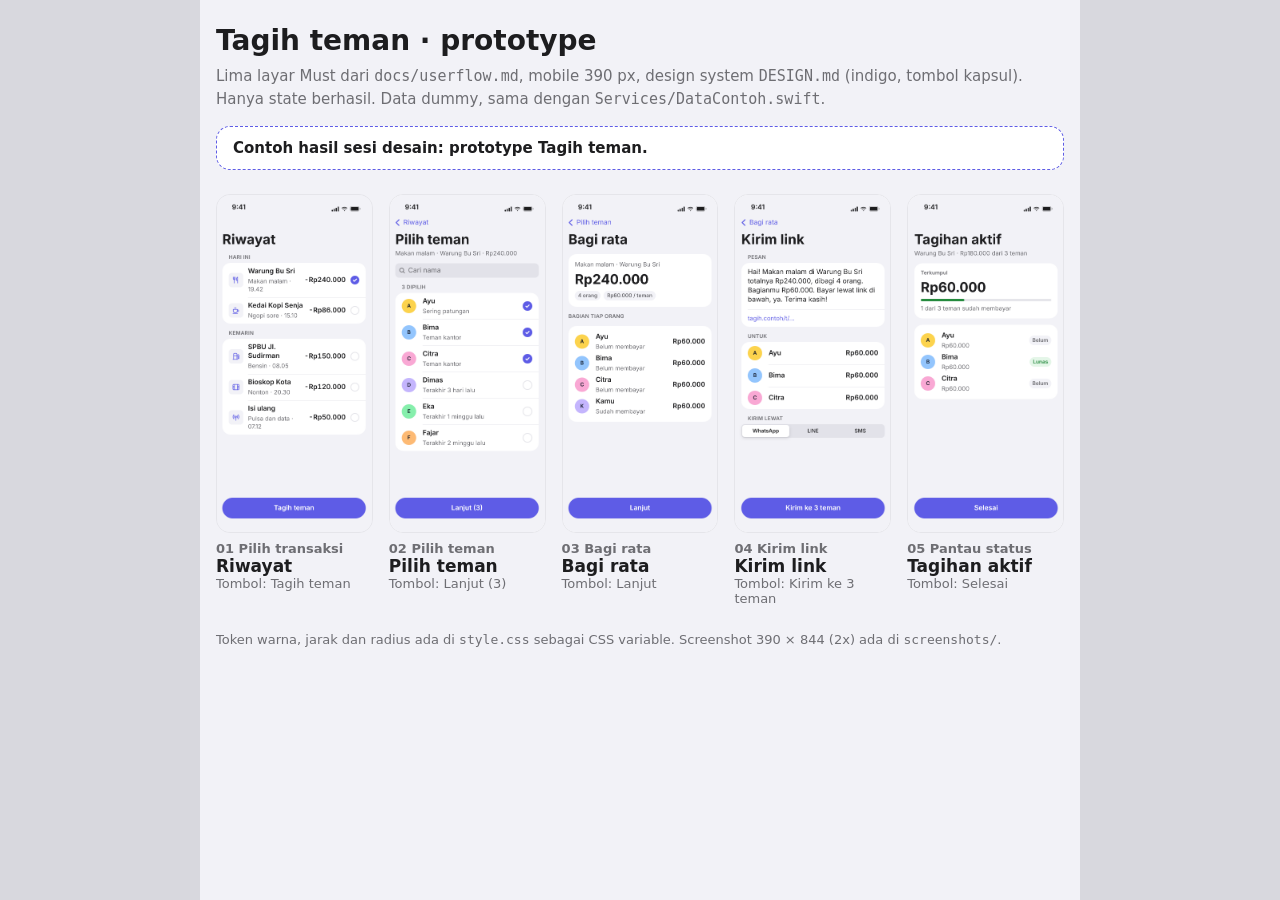
<file: contoh-sesi-desain/prototype/index.html>
<!doctype html>
<!--
  Tagih teman · indeks prototype handoff
  Contoh hasil sesi desain: prototype Tagih teman.
-->
<html lang="id">
<head>
  <meta charset="utf-8">
  <meta name="viewport" content="width=device-width, initial-scale=1">
  <title>Prototype · Tagih teman</title>
  <link rel="stylesheet" href="style.css">
</head>
<body>
  <div class="index">
    <h1>Tagih teman · prototype</h1>
    <p class="lead">Lima layar Must dari <code>docs/userflow.md</code>, mobile 390 px, design system <code>DESIGN.md</code> (indigo, tombol kapsul). Hanya state berhasil. Data dummy, sama dengan <code>Services/DataContoh.swift</code>.</p>
    <p class="notice">Contoh hasil sesi desain: prototype Tagih teman.</p>

    <ol class="screens">
      <li>
        <a href="01-pilih-transaksi.html">
          <img src="screenshots/01-pilih-transaksi.png" alt="Layar Riwayat: daftar transaksi, Warung Bu Sri dipilih">
          <p class="step">01 Pilih transaksi</p>
          <p class="name">Riwayat</p>
          <p class="meta">Tombol: Tagih teman</p>
        </a>
      </li>
      <li>
        <a href="02-pilih-teman.html">
          <img src="screenshots/02-pilih-teman.png" alt="Layar Pilih teman: Ayu, Bima, Citra dipilih">
          <p class="step">02 Pilih teman</p>
          <p class="name">Pilih teman</p>
          <p class="meta">Tombol: Lanjut (3)</p>
        </a>
      </li>
      <li>
        <a href="03-bagi-rata.html">
          <img src="screenshots/03-bagi-rata.png" alt="Layar Bagi rata: total Rp240.000, empat bagian Rp60.000">
          <p class="step">03 Bagi rata</p>
          <p class="name">Bagi rata</p>
          <p class="meta">Tombol: Lanjut</p>
        </a>
      </li>
      <li>
        <a href="04-kirim-link.html">
          <img src="screenshots/04-kirim-link.png" alt="Layar Kirim link: pratinjau pesan dan tiga penerima">
          <p class="step">04 Kirim link</p>
          <p class="name">Kirim link</p>
          <p class="meta">Tombol: Kirim ke 3 teman</p>
        </a>
      </li>
      <li>
        <a href="05-pantau-status.html">
          <img src="screenshots/05-pantau-status.png" alt="Layar Tagihan aktif: Bima lunas, Ayu dan Citra belum">
          <p class="step">05 Pantau status</p>
          <p class="name">Tagihan aktif</p>
          <p class="meta">Tombol: Selesai</p>
        </a>
      </li>
    </ol>

    <p class="foot">Token warna, jarak dan radius ada di <code>style.css</code> sebagai CSS variable. Screenshot 390 × 844 (2x) ada di <code>screenshots/</code>.</p>
  </div>
</body>
</html>
</file>
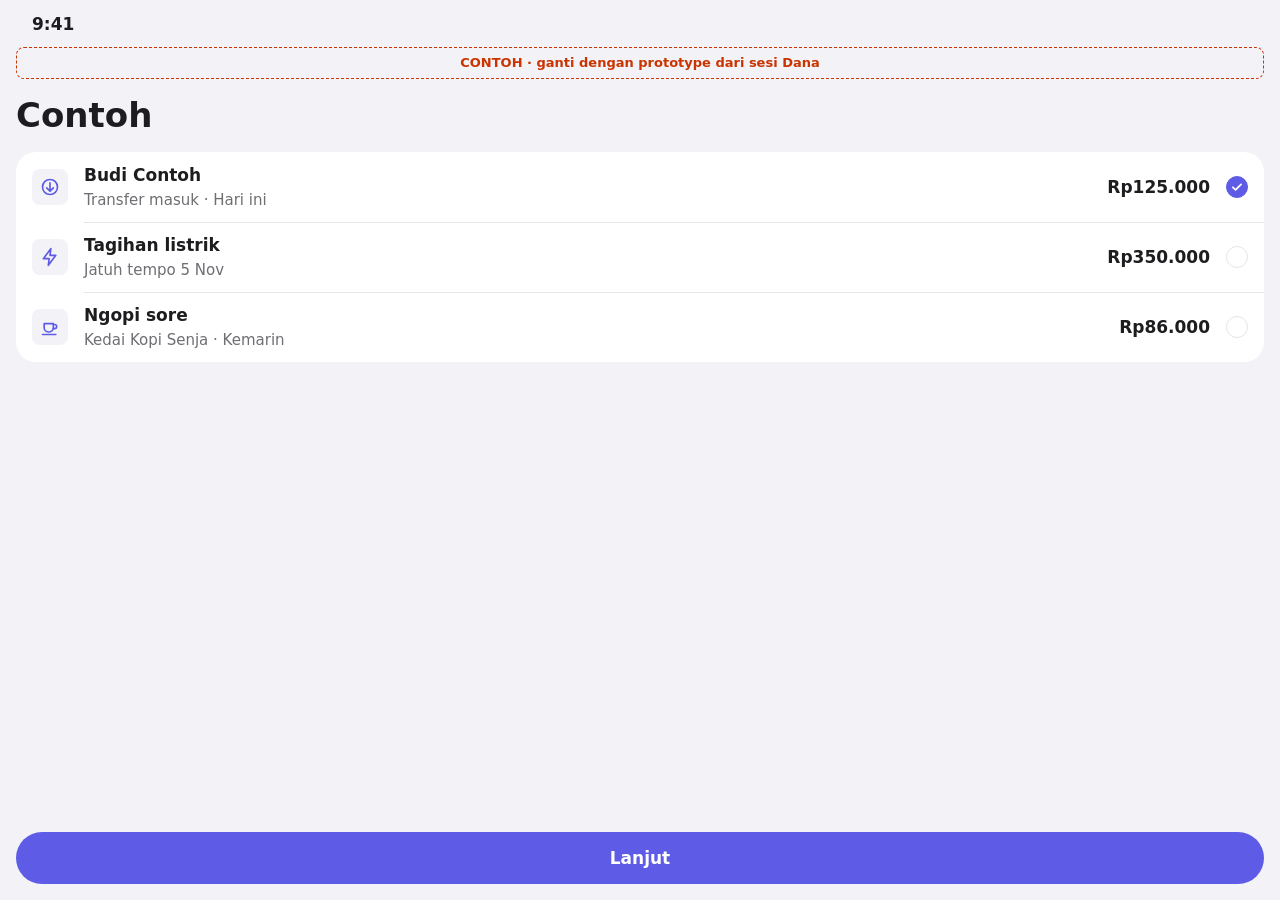
<file: prototype/contoh/index.html>
<!doctype html>
<html lang="id">
<head>
  <meta charset="utf-8">
  <meta name="viewport" content="width=device-width, initial-scale=1, viewport-fit=cover">
  <title>Contoh · prototype (ganti dengan prototype dari sesi Dana)</title>
  <link rel="stylesheet" href="style.css">
</head>
<body>
  <!--
    CONTOH, ganti dengan prototype dari sesi Dana.
    Prototype ini menggambar layar Features/Contoh di starter: state berhasil, baris pertama terpilih.
    Bandingkan dengan Features/Contoh/ContohView.swift untuk melihat cara HTML menjadi SwiftUI native.
    Status bar palsu dan pita "CONTOH" bukan bagian layar: jangan dibangun.
    Data di bawah adalah data dummy (Services/DataContoh.swift), bukan data nasabah.
  -->
  <div class="status-bar" aria-hidden="true">9:41</div>
  <div class="pita-contoh" aria-hidden="true">CONTOH · ganti dengan prototype dari sesi Dana</div>

  <header class="topbar">
    <h1>Contoh</h1>
  </header>

  <main>
    <ul class="daftar" aria-label="Daftar contoh">
      <li class="baris terpilih" role="button" aria-pressed="true">
        <span class="ikon" aria-hidden="true">
          <svg viewBox="0 0 24 24" fill="none" stroke="currentColor" stroke-width="2" stroke-linecap="round" stroke-linejoin="round"><circle cx="12" cy="12" r="9"/><path d="M12 7v10M8 13l4 4 4-4"/></svg>
        </span>
        <span class="teks">
          <span class="judul">Budi Contoh</span>
          <span class="keterangan">Transfer masuk · Hari ini</span>
        </span>
        <span class="nominal">Rp125.000</span>
        <span class="pilih" aria-hidden="true"><svg viewBox="0 0 24 24" fill="none" stroke="currentColor" stroke-width="3" stroke-linecap="round" stroke-linejoin="round"><path d="M5 12.5l4.5 4.5L19 7.5"/></svg></span>
      </li>
      <li class="baris" role="button" aria-pressed="false">
        <span class="ikon" aria-hidden="true">
          <svg viewBox="0 0 24 24" fill="none" stroke="currentColor" stroke-width="2" stroke-linecap="round" stroke-linejoin="round"><path d="M13 2L4 14h7l-1 8 9-12h-7l1-8z"/></svg>
        </span>
        <span class="teks">
          <span class="judul">Tagihan listrik</span>
          <span class="keterangan">Jatuh tempo 5 Nov</span>
        </span>
        <span class="nominal">Rp350.000</span>
        <span class="pilih" aria-hidden="true"><svg viewBox="0 0 24 24" fill="none" stroke="currentColor" stroke-width="3" stroke-linecap="round" stroke-linejoin="round"><path d="M5 12.5l4.5 4.5L19 7.5"/></svg></span>
      </li>
      <li class="baris" role="button" aria-pressed="false">
        <span class="ikon" aria-hidden="true">
          <svg viewBox="0 0 24 24" fill="none" stroke="currentColor" stroke-width="2" stroke-linecap="round" stroke-linejoin="round"><path d="M5 8h11v5a5 5 0 0 1-5 5h-1a5 5 0 0 1-5-5V8z"/><path d="M16 9h1.5a2.5 2.5 0 0 1 0 5H16"/><path d="M3 21h16"/></svg>
        </span>
        <span class="teks">
          <span class="judul">Ngopi sore</span>
          <span class="keterangan">Kedai Kopi Senja · Kemarin</span>
        </span>
        <span class="nominal">Rp86.000</span>
        <span class="pilih" aria-hidden="true"><svg viewBox="0 0 24 24" fill="none" stroke="currentColor" stroke-width="3" stroke-linecap="round" stroke-linejoin="round"><path d="M5 12.5l4.5 4.5L19 7.5"/></svg></span>
      </li>
    </ul>
  </main>

  <footer class="aksi-bawah">
    <button class="tombol-utama" type="button">Lanjut</button>
  </footer>
</body>
</html>
</file>
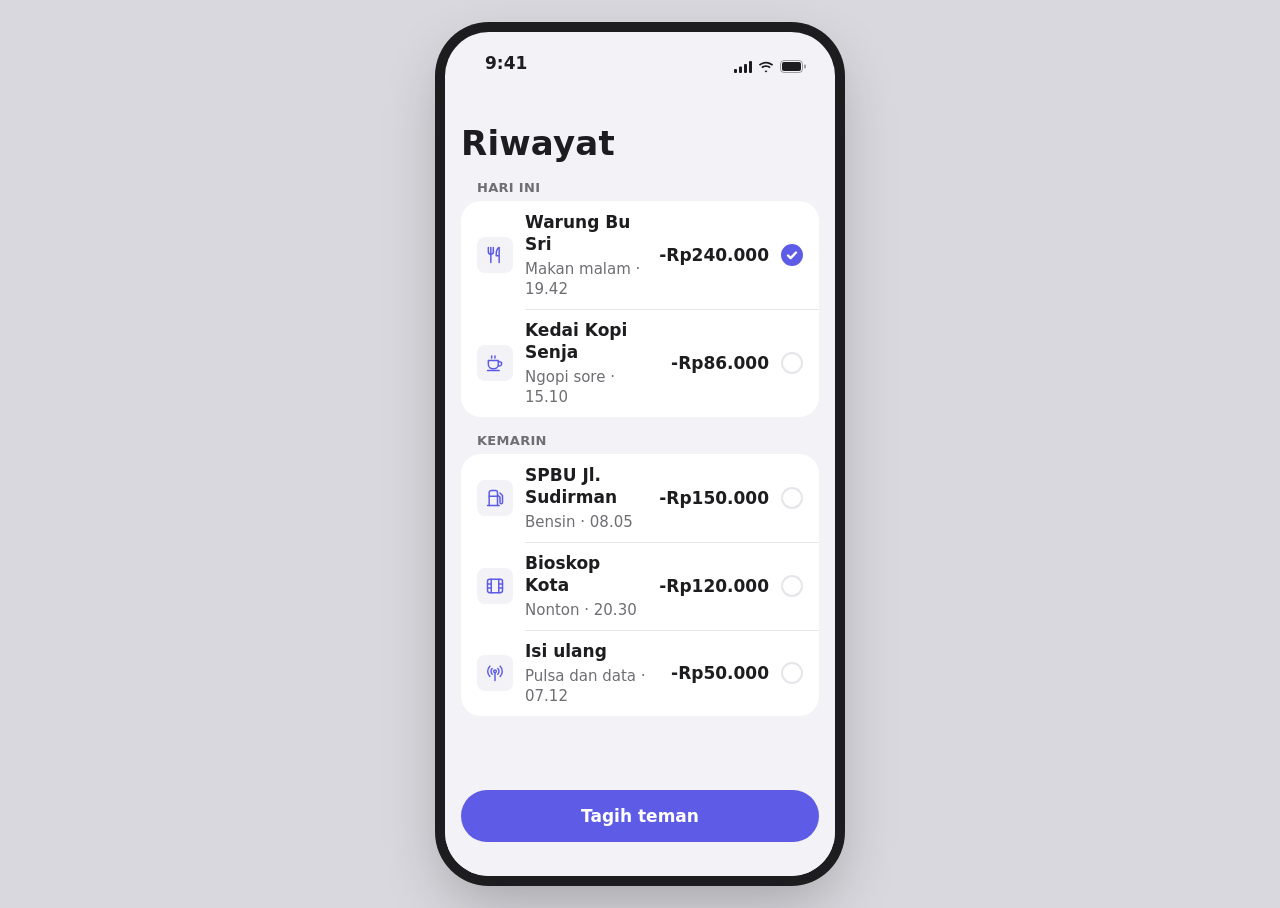
<file: contoh-sesi-desain/prototype/01-pilih-transaksi.html>
<!doctype html>
<!--
  Tagih teman · 01 Pilih transaksi (docs/userflow.md #01), judul layar "Riwayat"
  Contoh hasil sesi desain: prototype Tagih teman.
  Hanya state berhasil. Transaksi "Makan malam · Warung Bu Sri" sudah dipilih.
-->
<html lang="id">
<head>
  <meta charset="utf-8">
  <meta name="viewport" content="width=device-width, initial-scale=1, viewport-fit=cover">
  <title>Riwayat · Tagih teman</title>
  <link rel="stylesheet" href="style.css">
</head>
<body>
  <div class="screen">

    <div class="status-bar" aria-hidden="true">
      <span>9:41</span>
      <span class="icons">
        <svg width="18" height="12" viewBox="0 0 18 12" fill="currentColor"><rect x="0" y="8" width="3" height="4" rx="1"/><rect x="5" y="5.5" width="3" height="6.5" rx="1"/><rect x="10" y="3" width="3" height="9" rx="1"/><rect x="15" y="0" width="3" height="12" rx="1"/></svg>
        <svg width="16" height="12" viewBox="0 0 16 12" fill="currentColor"><path d="M8 2.4c2.3 0 4.4.9 6 2.4l1.2-1.2C13.3 1.7 10.8.7 8 .7S2.7 1.7.8 3.6L2 4.8c1.6-1.5 3.7-2.4 6-2.4zm0 3.5c1.3 0 2.5.5 3.5 1.3l1.2-1.2C11.4 4.9 9.8 4.2 8 4.2s-3.4.7-4.7 1.8l1.2 1.2c1-.8 2.2-1.3 3.5-1.3zM8 9.4c-.6 0-1.1.2-1.5.6L8 11.5l1.5-1.5c-.4-.4-.9-.6-1.5-.6z"/></svg>
        <svg width="27" height="13" viewBox="0 0 27 13"><rect x=".5" y=".5" width="22" height="12" rx="3.5" fill="none" stroke="currentColor" opacity=".4"/><rect x="2" y="2" width="19" height="9" rx="2" fill="currentColor"/><rect x="24" y="4.5" width="2" height="4" rx="1" fill="currentColor" opacity=".4"/></svg>
      </span>
    </div>

    <header class="app-bar">
      <div class="nav-row"></div>
      <h1>Riwayat</h1>
    </header>

    <main class="content">

      <section class="group">
        <h2 class="section-label">Hari ini</h2>
        <div class="card list transactions">
          <a class="row" href="02-pilih-teman.html" aria-selected="true">
            <span class="icon-tile">
              <svg viewBox="0 0 24 24" fill="none" stroke="currentColor" stroke-width="1.8" stroke-linecap="round" stroke-linejoin="round"><path d="M7 3v18"/><path d="M4 3v5a3 3 0 0 0 6 0V3"/><path d="M17 21V3c-2.2 1.2-3.5 3.8-3.5 7.5V13H17"/></svg>
            </span>
            <span class="row-text">
              <span class="row-title">Warung Bu Sri</span>
              <span class="row-caption">Makan malam · 19.42</span>
            </span>
            <span class="amount">-Rp240.000</span>
            <span class="check on"><svg viewBox="0 0 14 14" fill="none" stroke="currentColor" stroke-width="2.4" stroke-linecap="round" stroke-linejoin="round"><path d="M3 7.5l2.6 2.6L11 4.5"/></svg></span>
          </a>
          <div class="row">
            <span class="icon-tile">
              <svg viewBox="0 0 24 24" fill="none" stroke="currentColor" stroke-width="1.8" stroke-linecap="round" stroke-linejoin="round"><path d="M4 9h12v4.5A5.5 5.5 0 0 1 10.5 19h-1A5.5 5.5 0 0 1 4 13.5V9z"/><path d="M16 10.5h1.5a2.5 2.5 0 0 1 0 5H16"/><path d="M3 21h14"/><path d="M8 3.5v2.5M12 3.5v2.5"/></svg>
            </span>
            <span class="row-text">
              <span class="row-title">Kedai Kopi Senja</span>
              <span class="row-caption">Ngopi sore · 15.10</span>
            </span>
            <span class="amount">-Rp86.000</span>
            <span class="check"></span>
          </div>
        </div>
      </section>

      <section class="group">
        <h2 class="section-label">Kemarin</h2>
        <div class="card list transactions">
          <div class="row">
            <span class="icon-tile">
              <svg viewBox="0 0 24 24" fill="none" stroke="currentColor" stroke-width="1.8" stroke-linecap="round" stroke-linejoin="round"><path d="M5 21V5.5A2.5 2.5 0 0 1 7.5 3h5A2.5 2.5 0 0 1 15 5.5V21"/><path d="M3 21h14"/><path d="M5 10h10"/><path d="M15 8.5l3 2.5v6.5a1.5 1.5 0 0 0 3 0V9l-3-3"/></svg>
            </span>
            <span class="row-text">
              <span class="row-title">SPBU Jl. Sudirman</span>
              <span class="row-caption">Bensin · 08.05</span>
            </span>
            <span class="amount">-Rp150.000</span>
            <span class="check"></span>
          </div>
          <div class="row">
            <span class="icon-tile">
              <svg viewBox="0 0 24 24" fill="none" stroke="currentColor" stroke-width="1.8" stroke-linecap="round" stroke-linejoin="round"><rect x="3" y="4" width="18" height="16" rx="2.5"/><path d="M7.5 4v16M16.5 4v16M3 9.5h4.5M3 14.5h4.5M16.5 9.5H21M16.5 14.5H21"/></svg>
            </span>
            <span class="row-text">
              <span class="row-title">Bioskop Kota</span>
              <span class="row-caption">Nonton · 20.30</span>
            </span>
            <span class="amount">-Rp120.000</span>
            <span class="check"></span>
          </div>
          <div class="row">
            <span class="icon-tile">
              <svg viewBox="0 0 24 24" fill="none" stroke="currentColor" stroke-width="1.8" stroke-linecap="round" stroke-linejoin="round"><circle cx="12" cy="10" r="1.6"/><path d="M12 11.6V21"/><path d="M8.6 6.6a4.8 4.8 0 0 0 0 6.8M15.4 6.6a4.8 4.8 0 0 1 0 6.8"/><path d="M5.8 3.8a8.8 8.8 0 0 0 0 12.4M18.2 3.8a8.8 8.8 0 0 1 0 12.4"/></svg>
            </span>
            <span class="row-text">
              <span class="row-title">Isi ulang</span>
              <span class="row-caption">Pulsa dan data · 07.12</span>
            </span>
            <span class="amount">-Rp50.000</span>
            <span class="check"></span>
          </div>
        </div>
      </section>

    </main>

    <div class="bottom-bar">
      <a class="btn-primary" href="02-pilih-teman.html" role="button">Tagih teman</a>
    </div>

  </div>
</body>
</html>
</file>
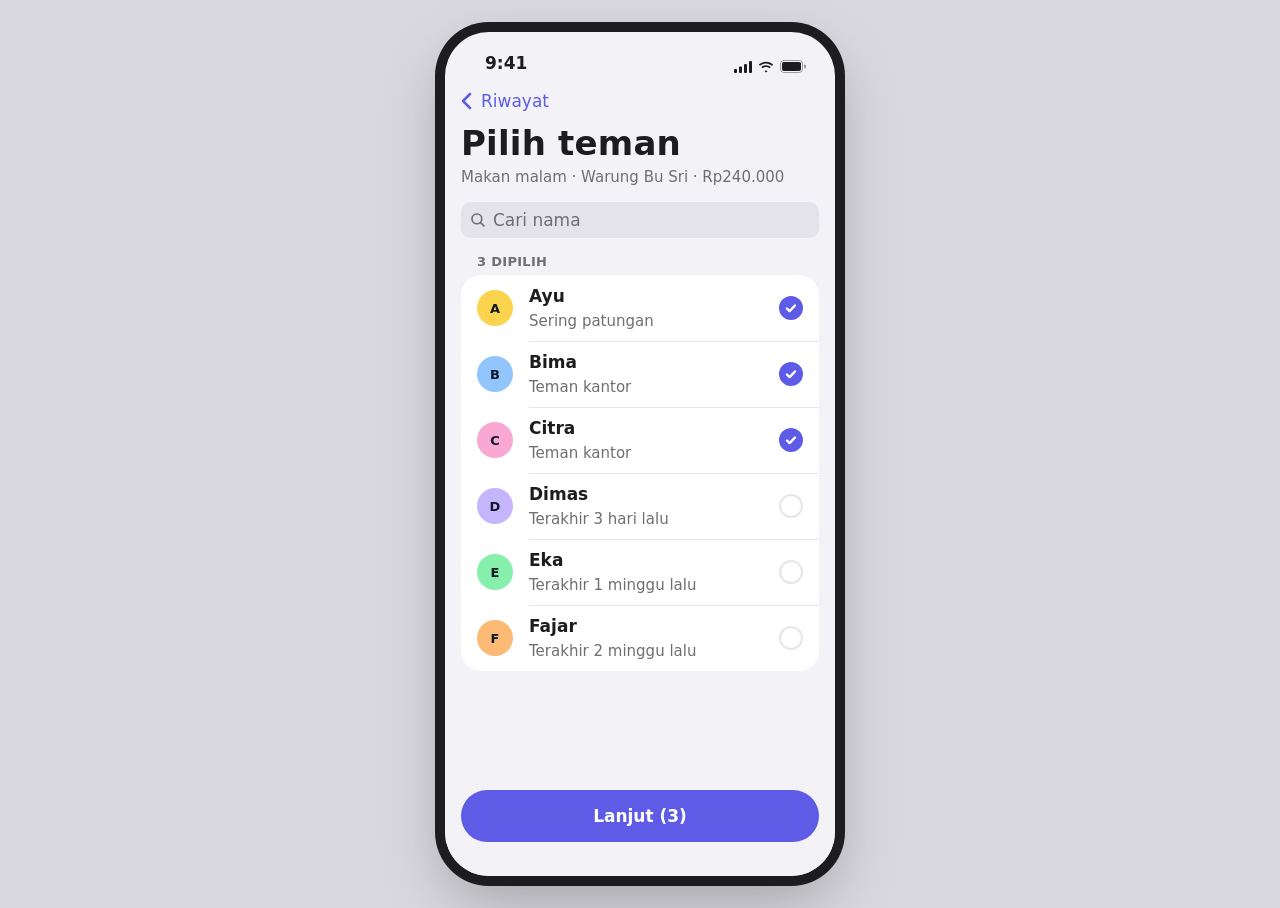
<file: contoh-sesi-desain/prototype/02-pilih-teman.html>
<!doctype html>
<!--
  Tagih teman · 02 Pilih teman (docs/userflow.md #02)
  Contoh hasil sesi desain: prototype Tagih teman.
  Hanya state berhasil. Ayu, Bima dan Citra sudah dipilih.
-->
<html lang="id">
<head>
  <meta charset="utf-8">
  <meta name="viewport" content="width=device-width, initial-scale=1, viewport-fit=cover">
  <title>Pilih teman · Tagih teman</title>
  <link rel="stylesheet" href="style.css">
</head>
<body>
  <div class="screen">

    <div class="status-bar" aria-hidden="true">
      <span>9:41</span>
      <span class="icons">
        <svg width="18" height="12" viewBox="0 0 18 12" fill="currentColor"><rect x="0" y="8" width="3" height="4" rx="1"/><rect x="5" y="5.5" width="3" height="6.5" rx="1"/><rect x="10" y="3" width="3" height="9" rx="1"/><rect x="15" y="0" width="3" height="12" rx="1"/></svg>
        <svg width="16" height="12" viewBox="0 0 16 12" fill="currentColor"><path d="M8 2.4c2.3 0 4.4.9 6 2.4l1.2-1.2C13.3 1.7 10.8.7 8 .7S2.7 1.7.8 3.6L2 4.8c1.6-1.5 3.7-2.4 6-2.4zm0 3.5c1.3 0 2.5.5 3.5 1.3l1.2-1.2C11.4 4.9 9.8 4.2 8 4.2s-3.4.7-4.7 1.8l1.2 1.2c1-.8 2.2-1.3 3.5-1.3zM8 9.4c-.6 0-1.1.2-1.5.6L8 11.5l1.5-1.5c-.4-.4-.9-.6-1.5-.6z"/></svg>
        <svg width="27" height="13" viewBox="0 0 27 13"><rect x=".5" y=".5" width="22" height="12" rx="3.5" fill="none" stroke="currentColor" opacity=".4"/><rect x="2" y="2" width="19" height="9" rx="2" fill="currentColor"/><rect x="24" y="4.5" width="2" height="4" rx="1" fill="currentColor" opacity=".4"/></svg>
      </span>
    </div>

    <header class="app-bar">
      <div class="nav-row">
        <a class="back" href="01-pilih-transaksi.html">
          <svg viewBox="0 0 24 24" fill="none" stroke="currentColor" stroke-width="2.5" stroke-linecap="round" stroke-linejoin="round"><path d="M15 5l-7 7 7 7"/></svg>
          Riwayat
        </a>
      </div>
      <h1>Pilih teman</h1>
      <p class="subtitle">Makan malam · Warung Bu Sri · Rp240.000</p>
    </header>

    <main class="content">

      <label class="search">
        <svg viewBox="0 0 24 24" fill="none" stroke="currentColor" stroke-width="2.2" stroke-linecap="round"><circle cx="10.5" cy="10.5" r="6.5"/><path d="M15.5 15.5L20 20"/></svg>
        <input type="search" placeholder="Cari nama" aria-label="Cari nama">
      </label>

      <section class="group">
        <h2 class="section-label">3 dipilih</h2>
        <div class="card list inset-avatar">
          <div class="row" aria-selected="true">
            <span class="avatar c1">A</span>
            <span class="row-text">
              <span class="row-title">Ayu</span>
              <span class="row-caption">Sering patungan</span>
            </span>
            <span class="check on"><svg viewBox="0 0 14 14" fill="none" stroke="currentColor" stroke-width="2.4" stroke-linecap="round" stroke-linejoin="round"><path d="M3 7.5l2.6 2.6L11 4.5"/></svg></span>
          </div>
          <div class="row" aria-selected="true">
            <span class="avatar c2">B</span>
            <span class="row-text">
              <span class="row-title">Bima</span>
              <span class="row-caption">Teman kantor</span>
            </span>
            <span class="check on"><svg viewBox="0 0 14 14" fill="none" stroke="currentColor" stroke-width="2.4" stroke-linecap="round" stroke-linejoin="round"><path d="M3 7.5l2.6 2.6L11 4.5"/></svg></span>
          </div>
          <div class="row" aria-selected="true">
            <span class="avatar c3">C</span>
            <span class="row-text">
              <span class="row-title">Citra</span>
              <span class="row-caption">Teman kantor</span>
            </span>
            <span class="check on"><svg viewBox="0 0 14 14" fill="none" stroke="currentColor" stroke-width="2.4" stroke-linecap="round" stroke-linejoin="round"><path d="M3 7.5l2.6 2.6L11 4.5"/></svg></span>
          </div>
          <div class="row">
            <span class="avatar c4">D</span>
            <span class="row-text">
              <span class="row-title">Dimas</span>
              <span class="row-caption">Terakhir 3 hari lalu</span>
            </span>
            <span class="check"></span>
          </div>
          <div class="row">
            <span class="avatar c5">E</span>
            <span class="row-text">
              <span class="row-title">Eka</span>
              <span class="row-caption">Terakhir 1 minggu lalu</span>
            </span>
            <span class="check"></span>
          </div>
          <div class="row">
            <span class="avatar c6">F</span>
            <span class="row-text">
              <span class="row-title">Fajar</span>
              <span class="row-caption">Terakhir 2 minggu lalu</span>
            </span>
            <span class="check"></span>
          </div>
        </div>
      </section>

    </main>

    <div class="bottom-bar">
      <a class="btn-primary" href="03-bagi-rata.html" role="button">Lanjut (3)</a>
    </div>

  </div>
</body>
</html>
</file>
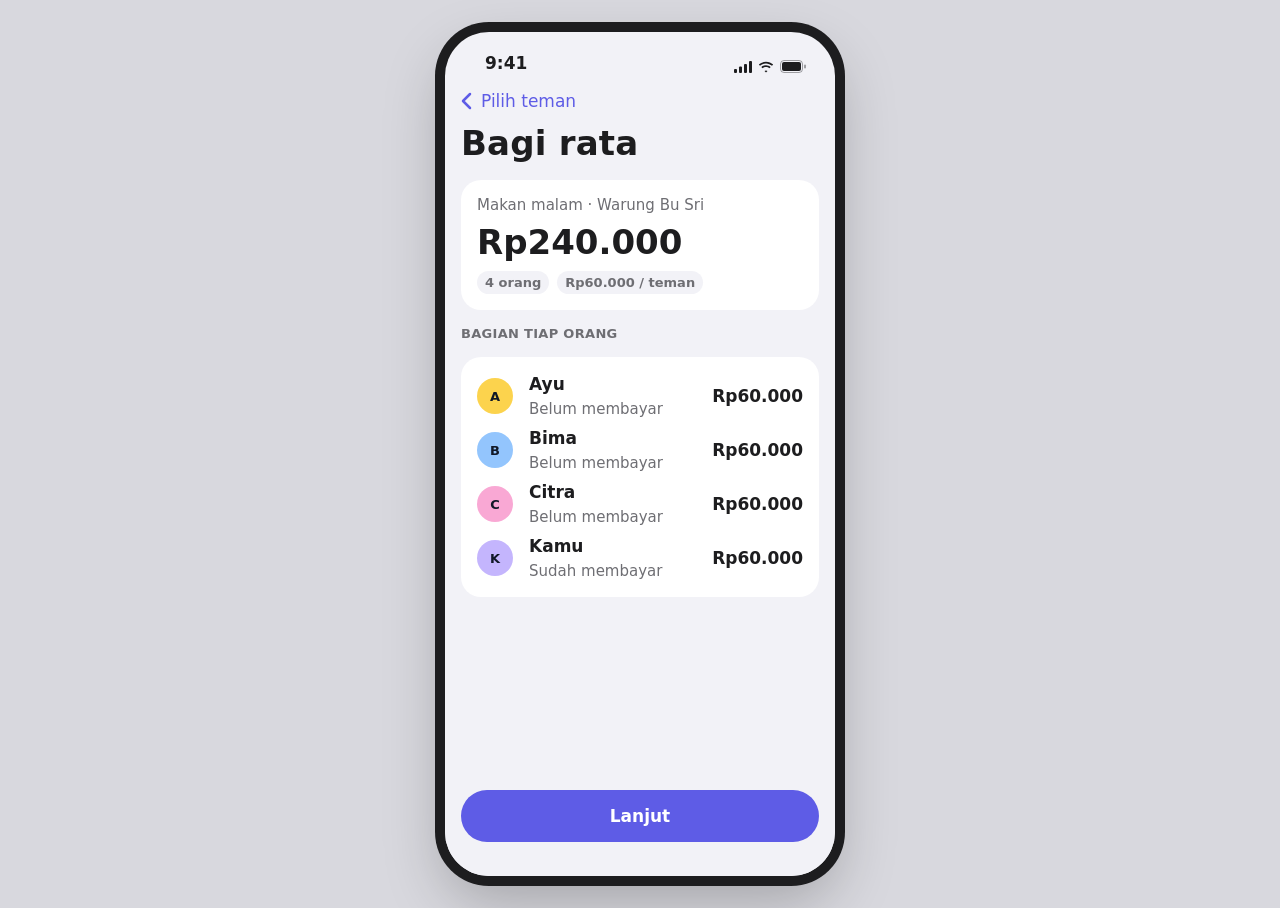
<file: contoh-sesi-desain/prototype/03-bagi-rata.html>
<!doctype html>
<!--
  Tagih teman · 03 Bagi rata (docs/userflow.md #03)
  Contoh hasil sesi desain: prototype Tagih teman.
  Hanya state berhasil. Makan malam · Warung Bu Sri Rp240.000 dibagi 4 orang: Ayu, Bima, Citra dan kamu.
-->
<html lang="id">
<head>
  <meta charset="utf-8">
  <meta name="viewport" content="width=device-width, initial-scale=1, viewport-fit=cover">
  <title>Bagi rata · Tagih teman</title>
  <link rel="stylesheet" href="style.css">
</head>
<body>
  <div class="screen">

    <div class="status-bar" aria-hidden="true">
      <span>9:41</span>
      <span class="icons">
        <svg width="18" height="12" viewBox="0 0 18 12" fill="currentColor"><rect x="0" y="8" width="3" height="4" rx="1"/><rect x="5" y="5.5" width="3" height="6.5" rx="1"/><rect x="10" y="3" width="3" height="9" rx="1"/><rect x="15" y="0" width="3" height="12" rx="1"/></svg>
        <svg width="16" height="12" viewBox="0 0 16 12" fill="currentColor"><path d="M8 2.4c2.3 0 4.4.9 6 2.4l1.2-1.2C13.3 1.7 10.8.7 8 .7S2.7 1.7.8 3.6L2 4.8c1.6-1.5 3.7-2.4 6-2.4zm0 3.5c1.3 0 2.5.5 3.5 1.3l1.2-1.2C11.4 4.9 9.8 4.2 8 4.2s-3.4.7-4.7 1.8l1.2 1.2c1-.8 2.2-1.3 3.5-1.3zM8 9.4c-.6 0-1.1.2-1.5.6L8 11.5l1.5-1.5c-.4-.4-.9-.6-1.5-.6z"/></svg>
        <svg width="27" height="13" viewBox="0 0 27 13"><rect x=".5" y=".5" width="22" height="12" rx="3.5" fill="none" stroke="currentColor" opacity=".4"/><rect x="2" y="2" width="19" height="9" rx="2" fill="currentColor"/><rect x="24" y="4.5" width="2" height="4" rx="1" fill="currentColor" opacity=".4"/></svg>
      </span>
    </div>

    <header class="app-bar">
      <div class="nav-row">
        <a class="back" href="02-pilih-teman.html">
          <svg viewBox="0 0 24 24" fill="none" stroke="currentColor" stroke-width="2.5" stroke-linecap="round" stroke-linejoin="round"><path d="M15 5l-7 7 7 7"/></svg>
          Pilih teman
        </a>
      </div>
      <h1>Bagi rata</h1>
    </header>

    <main class="content">

      <div class="card summary-card">
        <p class="eyebrow">Makan malam · Warung Bu Sri</p>
        <p class="big-amount">Rp240.000</p>
        <div class="chips">
          <span class="chip">4 orang</span>
          <span class="chip">Rp60.000 / teman</span>
        </div>
      </div>

      <h2 class="section-label flush">Bagian tiap orang</h2>

      <div class="card stack">
        <div class="row">
          <span class="avatar c1">A</span>
          <span class="row-text">
            <span class="row-title">Ayu</span>
            <span class="row-caption">Belum membayar</span>
          </span>
          <span class="amount">Rp60.000</span>
        </div>
        <div class="row">
          <span class="avatar c2">B</span>
          <span class="row-text">
            <span class="row-title">Bima</span>
            <span class="row-caption">Belum membayar</span>
          </span>
          <span class="amount">Rp60.000</span>
        </div>
        <div class="row">
          <span class="avatar c3">C</span>
          <span class="row-text">
            <span class="row-title">Citra</span>
            <span class="row-caption">Belum membayar</span>
          </span>
          <span class="amount">Rp60.000</span>
        </div>
        <div class="row">
          <span class="avatar c4">K</span>
          <span class="row-text">
            <span class="row-title">Kamu</span>
            <span class="row-caption">Sudah membayar</span>
          </span>
          <span class="amount">Rp60.000</span>
        </div>
      </div>

    </main>

    <div class="bottom-bar">
      <a class="btn-primary" href="04-kirim-link.html" role="button">Lanjut</a>
    </div>

  </div>
</body>
</html>
</file>
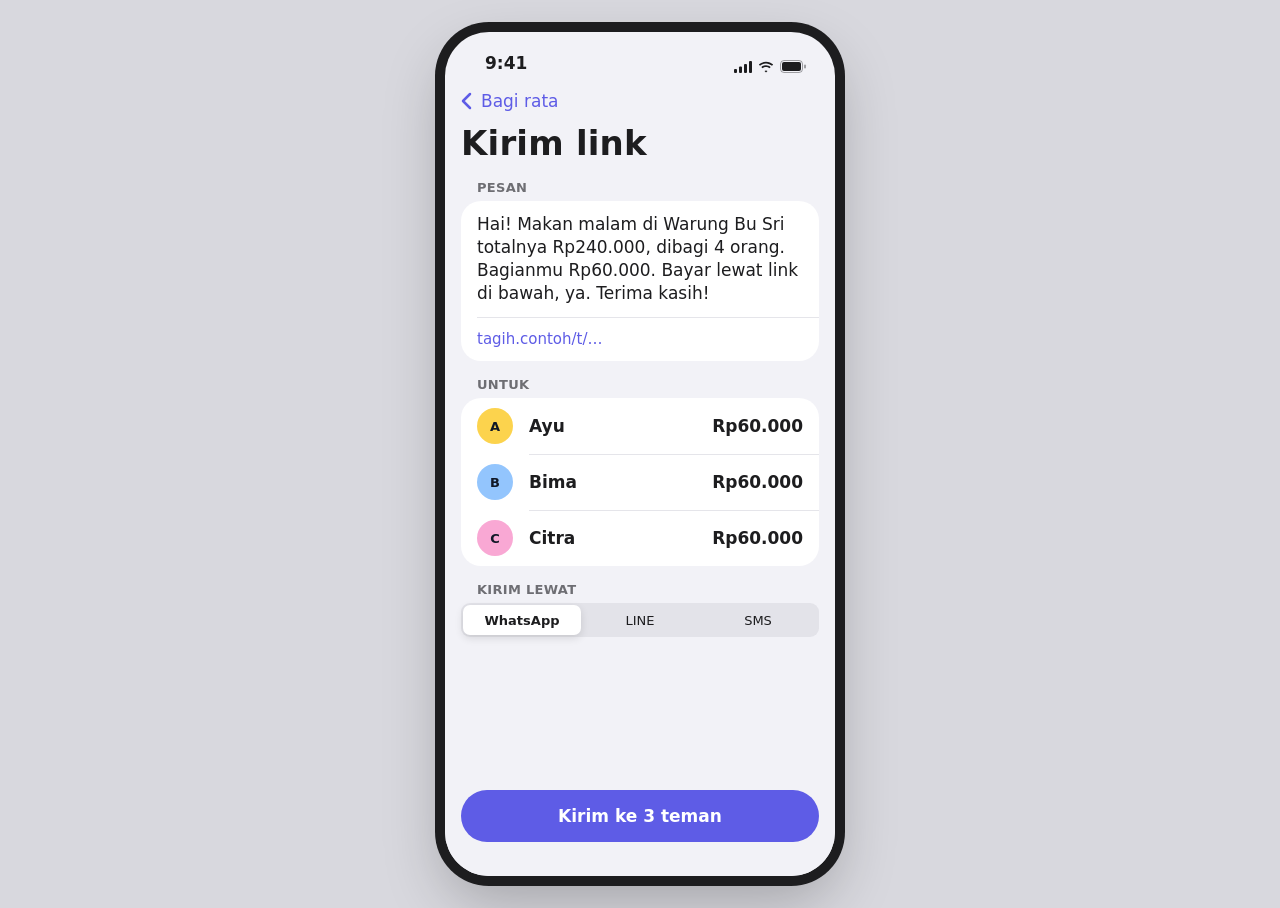
<file: contoh-sesi-desain/prototype/04-kirim-link.html>
<!doctype html>
<!--
  Tagih teman · 04 Kirim link (docs/userflow.md #04)
  Contoh hasil sesi desain: prototype Tagih teman.
  Hanya state berhasil. Link bayar adalah contoh, bukan URL asli.
-->
<html lang="id">
<head>
  <meta charset="utf-8">
  <meta name="viewport" content="width=device-width, initial-scale=1, viewport-fit=cover">
  <title>Kirim link · Tagih teman</title>
  <link rel="stylesheet" href="style.css">
</head>
<body>
  <div class="screen">

    <div class="status-bar" aria-hidden="true">
      <span>9:41</span>
      <span class="icons">
        <svg width="18" height="12" viewBox="0 0 18 12" fill="currentColor"><rect x="0" y="8" width="3" height="4" rx="1"/><rect x="5" y="5.5" width="3" height="6.5" rx="1"/><rect x="10" y="3" width="3" height="9" rx="1"/><rect x="15" y="0" width="3" height="12" rx="1"/></svg>
        <svg width="16" height="12" viewBox="0 0 16 12" fill="currentColor"><path d="M8 2.4c2.3 0 4.4.9 6 2.4l1.2-1.2C13.3 1.7 10.8.7 8 .7S2.7 1.7.8 3.6L2 4.8c1.6-1.5 3.7-2.4 6-2.4zm0 3.5c1.3 0 2.5.5 3.5 1.3l1.2-1.2C11.4 4.9 9.8 4.2 8 4.2s-3.4.7-4.7 1.8l1.2 1.2c1-.8 2.2-1.3 3.5-1.3zM8 9.4c-.6 0-1.1.2-1.5.6L8 11.5l1.5-1.5c-.4-.4-.9-.6-1.5-.6z"/></svg>
        <svg width="27" height="13" viewBox="0 0 27 13"><rect x=".5" y=".5" width="22" height="12" rx="3.5" fill="none" stroke="currentColor" opacity=".4"/><rect x="2" y="2" width="19" height="9" rx="2" fill="currentColor"/><rect x="24" y="4.5" width="2" height="4" rx="1" fill="currentColor" opacity=".4"/></svg>
      </span>
    </div>

    <header class="app-bar">
      <div class="nav-row">
        <a class="back" href="03-bagi-rata.html">
          <svg viewBox="0 0 24 24" fill="none" stroke="currentColor" stroke-width="2.5" stroke-linecap="round" stroke-linejoin="round"><path d="M15 5l-7 7 7 7"/></svg>
          Bagi rata
        </a>
      </div>
      <h1>Kirim link</h1>
    </header>

    <main class="content">

      <section class="group">
        <h2 class="section-label">Pesan</h2>
        <div class="card list">
          <div class="row text-row">
            <p class="message-text">Hai! Makan malam di Warung Bu Sri totalnya Rp240.000, dibagi 4 orang. Bagianmu Rp60.000. Bayar lewat link di bawah, ya. Terima kasih!</p>
          </div>
          <div class="row text-row">
            <span class="message-link">tagih.contoh/t/…</span>
          </div>
        </div>
      </section>

      <section class="group">
        <h2 class="section-label">Untuk</h2>
        <div class="card list inset-avatar">
          <div class="row">
            <span class="avatar c1">A</span>
            <span class="row-text"><span class="row-title">Ayu</span></span>
            <span class="amount">Rp60.000</span>
          </div>
          <div class="row">
            <span class="avatar c2">B</span>
            <span class="row-text"><span class="row-title">Bima</span></span>
            <span class="amount">Rp60.000</span>
          </div>
          <div class="row">
            <span class="avatar c3">C</span>
            <span class="row-text"><span class="row-title">Citra</span></span>
            <span class="amount">Rp60.000</span>
          </div>
        </div>
      </section>

      <section class="group">
        <h2 class="section-label">Kirim lewat</h2>
        <div class="segmented" role="group" aria-label="Kirim lewat">
          <button type="button" aria-pressed="true">WhatsApp</button>
          <button type="button" aria-pressed="false">LINE</button>
          <button type="button" aria-pressed="false">SMS</button>
        </div>
      </section>

    </main>

    <div class="bottom-bar">
      <a class="btn-primary" href="05-pantau-status.html" role="button">Kirim ke 3 teman</a>
    </div>

  </div>
</body>
</html>
</file>
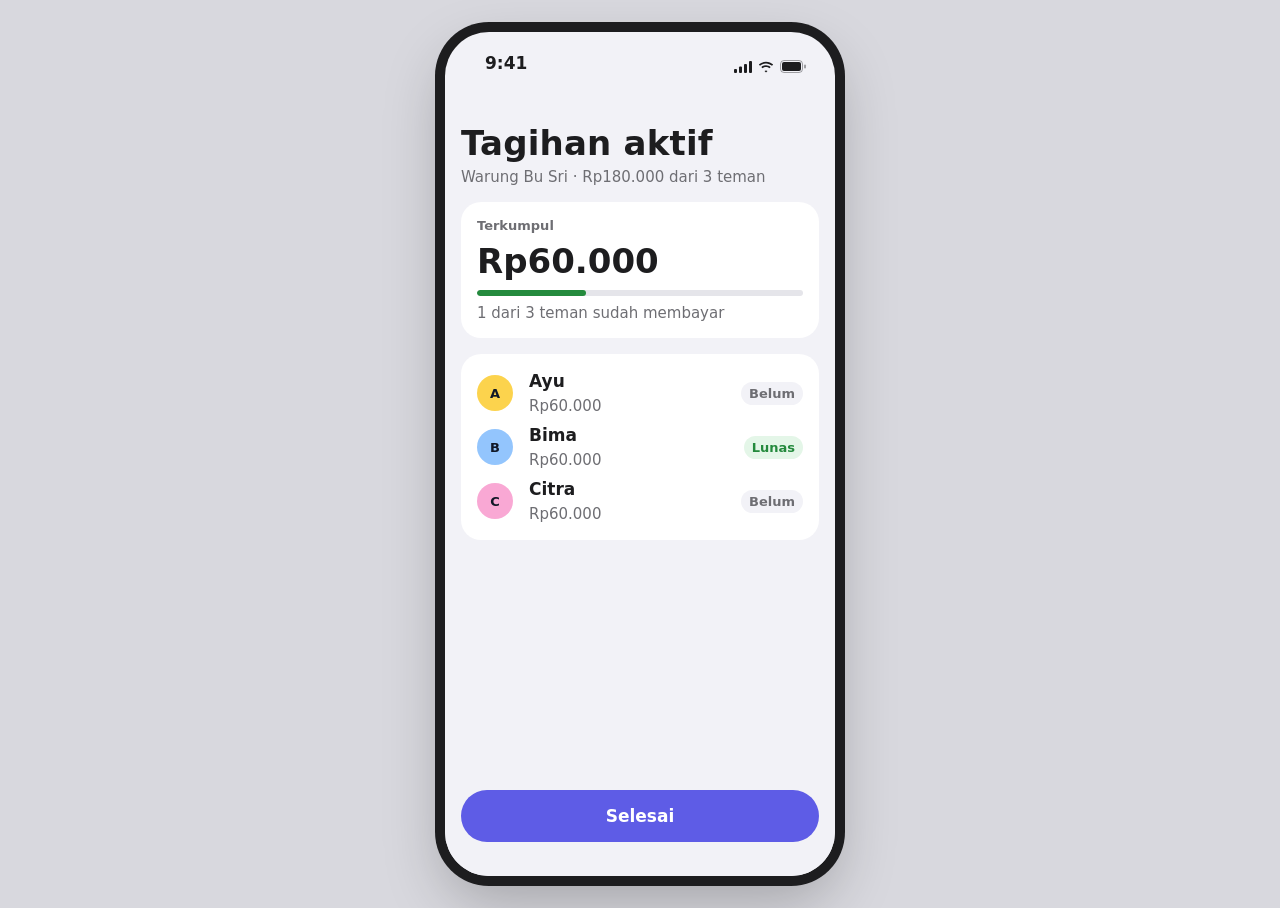
<file: contoh-sesi-desain/prototype/05-pantau-status.html>
<!doctype html>
<!--
  Tagih teman · 05 Pantau status (docs/userflow.md #05), judul layar "Tagihan aktif"
  Contoh hasil sesi desain: prototype Tagih teman.
  Hanya state berhasil. Tidak ada pengingat otomatis (Should, belum dibangun).
-->
<html lang="id">
<head>
  <meta charset="utf-8">
  <meta name="viewport" content="width=device-width, initial-scale=1, viewport-fit=cover">
  <title>Tagihan aktif · Tagih teman</title>
  <link rel="stylesheet" href="style.css">
</head>
<body>
  <div class="screen">

    <div class="status-bar" aria-hidden="true">
      <span>9:41</span>
      <span class="icons">
        <svg width="18" height="12" viewBox="0 0 18 12" fill="currentColor"><rect x="0" y="8" width="3" height="4" rx="1"/><rect x="5" y="5.5" width="3" height="6.5" rx="1"/><rect x="10" y="3" width="3" height="9" rx="1"/><rect x="15" y="0" width="3" height="12" rx="1"/></svg>
        <svg width="16" height="12" viewBox="0 0 16 12" fill="currentColor"><path d="M8 2.4c2.3 0 4.4.9 6 2.4l1.2-1.2C13.3 1.7 10.8.7 8 .7S2.7 1.7.8 3.6L2 4.8c1.6-1.5 3.7-2.4 6-2.4zm0 3.5c1.3 0 2.5.5 3.5 1.3l1.2-1.2C11.4 4.9 9.8 4.2 8 4.2s-3.4.7-4.7 1.8l1.2 1.2c1-.8 2.2-1.3 3.5-1.3zM8 9.4c-.6 0-1.1.2-1.5.6L8 11.5l1.5-1.5c-.4-.4-.9-.6-1.5-.6z"/></svg>
        <svg width="27" height="13" viewBox="0 0 27 13"><rect x=".5" y=".5" width="22" height="12" rx="3.5" fill="none" stroke="currentColor" opacity=".4"/><rect x="2" y="2" width="19" height="9" rx="2" fill="currentColor"/><rect x="24" y="4.5" width="2" height="4" rx="1" fill="currentColor" opacity=".4"/></svg>
      </span>
    </div>

    <header class="app-bar">
      <div class="nav-row"></div>
      <h1>Tagihan aktif</h1>
      <p class="subtitle">Warung Bu Sri · Rp180.000 dari 3 teman</p>
    </header>

    <main class="content">

      <div class="card summary-card">
        <p class="eyebrow small">Terkumpul</p>
        <p class="big-amount">Rp60.000</p>
        <div class="progress" role="progressbar" aria-valuemin="0" aria-valuemax="180000" aria-valuenow="60000">
          <div class="bar" style="width: 33.3%"></div>
        </div>
        <p class="note">1 dari 3 teman sudah membayar</p>
      </div>

      <div class="card stack">
        <div class="row">
          <span class="avatar c1">A</span>
          <span class="row-text">
            <span class="row-title">Ayu</span>
            <span class="row-caption">Rp60.000</span>
          </span>
          <span class="pill belum">Belum</span>
        </div>
        <div class="row">
          <span class="avatar c2">B</span>
          <span class="row-text">
            <span class="row-title">Bima</span>
            <span class="row-caption">Rp60.000</span>
          </span>
          <span class="pill lunas">Lunas</span>
        </div>
        <div class="row">
          <span class="avatar c3">C</span>
          <span class="row-text">
            <span class="row-title">Citra</span>
            <span class="row-caption">Rp60.000</span>
          </span>
          <span class="pill belum">Belum</span>
        </div>
      </div>

    </main>

    <div class="bottom-bar">
      <a class="btn-primary" href="01-pilih-transaksi.html" role="button">Selesai</a>
    </div>

  </div>
</body>
</html>
</file>
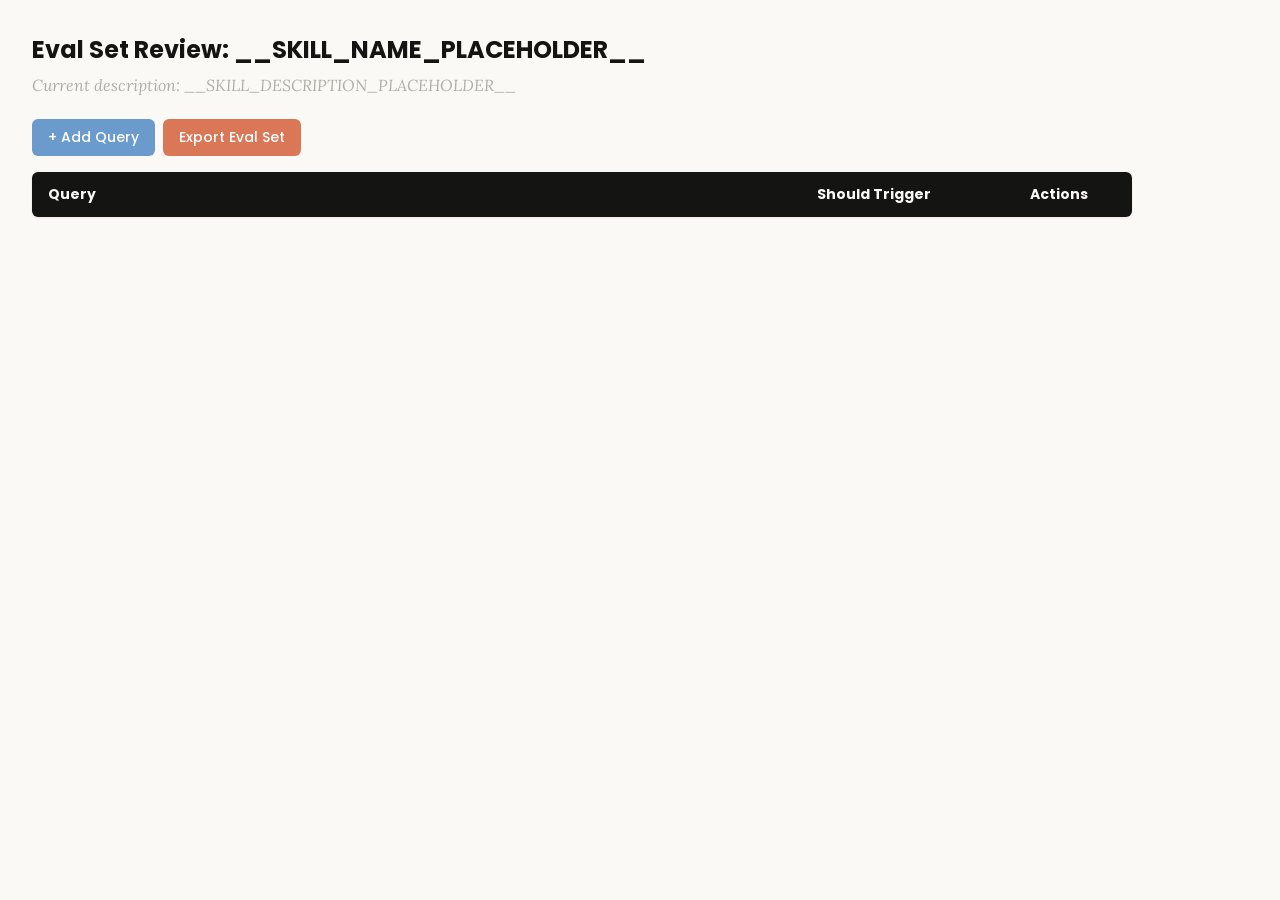
<file: skills/skill-creator/assets/eval_review.html>
<!DOCTYPE html>
<html lang="en">
<head>
  <meta charset="UTF-8">
  <meta name="viewport" content="width=device-width, initial-scale=1.0">
  <title>Eval Set Review - __SKILL_NAME_PLACEHOLDER__</title>
  <link rel="preconnect" href="https://fonts.googleapis.com">
  <link rel="preconnect" href="https://fonts.gstatic.com" crossorigin>
  <link href="https://fonts.googleapis.com/css2?family=Poppins:wght@500;600&family=Lora:wght@400;500&display=swap" rel="stylesheet">
  <style>
    * { box-sizing: border-box; margin: 0; padding: 0; }
    body { font-family: 'Lora', Georgia, serif; background: #faf9f5; padding: 2rem; color: #141413; }
    h1 { font-family: 'Poppins', sans-serif; margin-bottom: 0.5rem; font-size: 1.5rem; }
    .description { color: #b0aea5; margin-bottom: 1.5rem; font-style: italic; max-width: 900px; }
    .controls { margin-bottom: 1rem; display: flex; gap: 0.5rem; }
    .btn { font-family: 'Poppins', sans-serif; padding: 0.5rem 1rem; border: none; border-radius: 6px; cursor: pointer; font-size: 0.875rem; font-weight: 500; }
    .btn-add { background: #6a9bcc; color: white; }
    .btn-add:hover { background: #5889b8; }
    .btn-export { background: #d97757; color: white; }
    .btn-export:hover { background: #c4613f; }
    table { width: 100%; max-width: 1100px; border-collapse: collapse; background: white; border-radius: 6px; overflow: hidden; box-shadow: 0 1px 3px rgba(0,0,0,0.08); }
    th { font-family: 'Poppins', sans-serif; background: #141413; color: #faf9f5; padding: 0.75rem 1rem; text-align: left; font-size: 0.875rem; }
    td { padding: 0.75rem 1rem; border-bottom: 1px solid #e8e6dc; vertical-align: top; }
    tr:nth-child(even) td { background: #faf9f5; }
    tr:hover td { background: #f3f1ea; }
    .section-header td { background: #e8e6dc; font-family: 'Poppins', sans-serif; font-weight: 500; font-size: 0.8rem; color: #141413; text-transform: uppercase; letter-spacing: 0.05em; }
    .query-input { width: 100%; padding: 0.4rem; border: 1px solid #e8e6dc; border-radius: 4px; font-size: 0.875rem; font-family: 'Lora', Georgia, serif; resize: vertical; min-height: 60px; }
    .query-input:focus { outline: none; border-color: #d97757; box-shadow: 0 0 0 2px rgba(217,119,87,0.15); }
    .toggle { position: relative; display: inline-block; width: 44px; height: 24px; }
    .toggle input { opacity: 0; width: 0; height: 0; }
    .toggle .slider { position: absolute; inset: 0; background: #b0aea5; border-radius: 24px; cursor: pointer; transition: 0.2s; }
    .toggle .slider::before { content: ""; position: absolute; width: 18px; height: 18px; left: 3px; bottom: 3px; background: white; border-radius: 50%; transition: 0.2s; }
    .toggle input:checked + .slider { background: #d97757; }
    .toggle input:checked + .slider::before { transform: translateX(20px); }
    .btn-delete { background: #c44; color: white; padding: 0.3rem 0.6rem; border: none; border-radius: 4px; cursor: pointer; font-size: 0.75rem; font-family: 'Poppins', sans-serif; }
    .btn-delete:hover { background: #a33; }
    .summary { margin-top: 1rem; color: #b0aea5; font-size: 0.875rem; }
  </style>
</head>
<body>
  <h1>Eval Set Review: <span id="skill-name">__SKILL_NAME_PLACEHOLDER__</span></h1>
  <p class="description">Current description: <span id="skill-desc">__SKILL_DESCRIPTION_PLACEHOLDER__</span></p>

  <div class="controls">
    <button class="btn btn-add" onclick="addRow()">+ Add Query</button>
    <button class="btn btn-export" onclick="exportEvalSet()">Export Eval Set</button>
  </div>

  <table>
    <thead>
      <tr>
        <th style="width:65%">Query</th>
        <th style="width:18%">Should Trigger</th>
        <th style="width:10%">Actions</th>
      </tr>
    </thead>
    <tbody id="eval-body"></tbody>
  </table>

  <p class="summary" id="summary"></p>

  <script>
    const EVAL_DATA = __EVAL_DATA_PLACEHOLDER__;

    let evalItems = [...EVAL_DATA];

    function render() {
      const tbody = document.getElementById('eval-body');
      tbody.innerHTML = '';

      // Sort: should-trigger first, then should-not-trigger
      const sorted = evalItems
        .map((item, origIdx) => ({ ...item, origIdx }))
        .sort((a, b) => (b.should_trigger ? 1 : 0) - (a.should_trigger ? 1 : 0));

      let lastGroup = null;
      sorted.forEach(item => {
        const group = item.should_trigger ? 'trigger' : 'no-trigger';
        if (group !== lastGroup) {
          const headerRow = document.createElement('tr');
          headerRow.className = 'section-header';
          headerRow.innerHTML = `<td colspan="3">${item.should_trigger ? 'Should Trigger' : 'Should NOT Trigger'}</td>`;
          tbody.appendChild(headerRow);
          lastGroup = group;
        }

        const idx = item.origIdx;
        const tr = document.createElement('tr');
        tr.innerHTML = `
          <td><textarea class="query-input" onchange="updateQuery(${idx}, this.value)">${escapeHtml(item.query)}</textarea></td>
          <td>
            <label class="toggle">
              <input type="checkbox" ${item.should_trigger ? 'checked' : ''} onchange="updateTrigger(${idx}, this.checked)">
              <span class="slider"></span>
            </label>
            <span style="margin-left:8px;font-size:0.8rem;color:#b0aea5">${item.should_trigger ? 'Yes' : 'No'}</span>
          </td>
          <td><button class="btn-delete" onclick="deleteRow(${idx})">Delete</button></td>
        `;
        tbody.appendChild(tr);
      });
      updateSummary();
    }

    function escapeHtml(text) {
      const div = document.createElement('div');
      div.textContent = text;
      return div.innerHTML;
    }

    function updateQuery(idx, value) { evalItems[idx].query = value; updateSummary(); }
    function updateTrigger(idx, value) { evalItems[idx].should_trigger = value; render(); }
    function deleteRow(idx) { evalItems.splice(idx, 1); render(); }

    function addRow() {
      evalItems.push({ query: '', should_trigger: true });
      render();
      const inputs = document.querySelectorAll('.query-input');
      inputs[inputs.length - 1].focus();
    }

    function updateSummary() {
      const trigger = evalItems.filter(i => i.should_trigger).length;
      const noTrigger = evalItems.filter(i => !i.should_trigger).length;
      document.getElementById('summary').textContent =
        `${evalItems.length} queries total: ${trigger} should trigger, ${noTrigger} should not trigger`;
    }

    function exportEvalSet() {
      const valid = evalItems.filter(i => i.query.trim() !== '');
      const data = valid.map(i => ({ query: i.query.trim(), should_trigger: i.should_trigger }));
      const blob = new Blob([JSON.stringify(data, null, 2)], { type: 'application/json' });
      const url = URL.createObjectURL(blob);
      const a = document.createElement('a');
      a.href = url;
      a.download = 'eval_set.json';
      document.body.appendChild(a);
      a.click();
      document.body.removeChild(a);
      URL.revokeObjectURL(url);
    }

    render();
  </script>
</body>
</html>
</file>
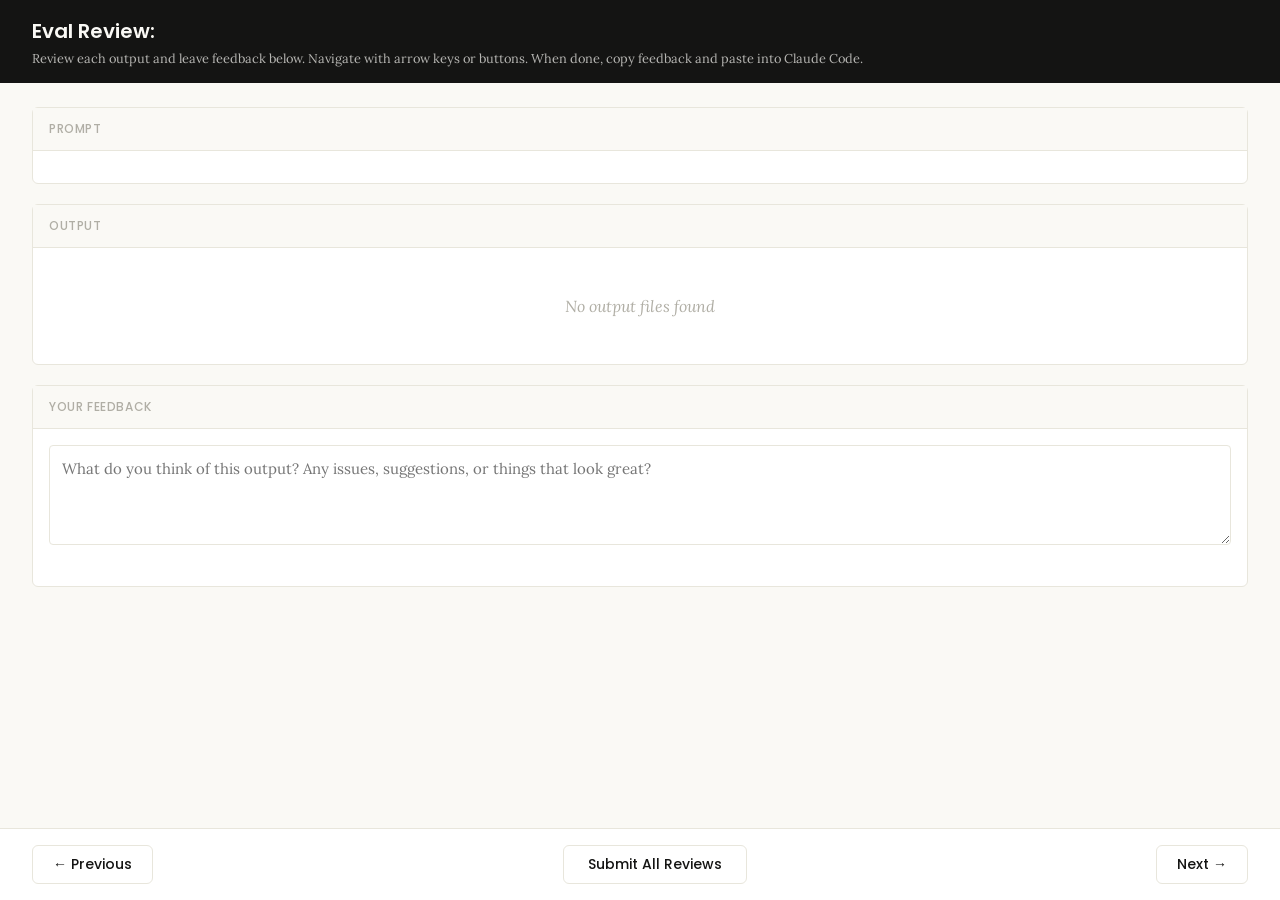
<file: skills/skill-creator/eval-viewer/viewer.html>
<!DOCTYPE html>
<html lang="en">
<head>
  <meta charset="UTF-8">
  <meta name="viewport" content="width=device-width, initial-scale=1.0">
  <title>Eval Review</title>
  <link rel="preconnect" href="https://fonts.googleapis.com">
  <link rel="preconnect" href="https://fonts.gstatic.com" crossorigin>
  <link href="https://fonts.googleapis.com/css2?family=Poppins:wght@500;600&family=Lora:wght@400;500&display=swap" rel="stylesheet">
  <script src="https://cdn.sheetjs.com/xlsx-0.20.3/package/dist/xlsx.full.min.js" integrity="sha384-EnyY0/GSHQGSxSgMwaIPzSESbqoOLSexfnSMN2AP+39Ckmn92stwABZynq1JyzdT" crossorigin="anonymous"></script>
  <style>
    :root {
      --bg: #faf9f5;
      --surface: #ffffff;
      --border: #e8e6dc;
      --text: #141413;
      --text-muted: #b0aea5;
      --accent: #d97757;
      --accent-hover: #c4613f;
      --green: #788c5d;
      --green-bg: #eef2e8;
      --red: #c44;
      --red-bg: #fceaea;
      --header-bg: #141413;
      --header-text: #faf9f5;
      --radius: 6px;
    }

    * { box-sizing: border-box; margin: 0; padding: 0; }

    body {
      font-family: 'Lora', Georgia, serif;
      background: var(--bg);
      color: var(--text);
      height: 100vh;
      display: flex;
      flex-direction: column;
    }

    /* ---- Header ---- */
    .header {
      background: var(--header-bg);
      color: var(--header-text);
      padding: 1rem 2rem;
      display: flex;
      justify-content: space-between;
      align-items: center;
      flex-shrink: 0;
    }
    .header h1 {
      font-family: 'Poppins', sans-serif;
      font-size: 1.25rem;
      font-weight: 600;
    }
    .header .instructions {
      font-size: 0.8rem;
      opacity: 0.7;
      margin-top: 0.25rem;
    }
    .header .progress {
      font-size: 0.875rem;
      opacity: 0.8;
      text-align: right;
    }

    /* ---- Main content ---- */
    .main {
      flex: 1;
      overflow-y: auto;
      padding: 1.5rem 2rem;
      display: flex;
      flex-direction: column;
      gap: 1.25rem;
    }

    /* ---- Sections ---- */
    .section {
      background: var(--surface);
      border: 1px solid var(--border);
      border-radius: var(--radius);
      flex-shrink: 0;
    }
    .section-header {
      font-family: 'Poppins', sans-serif;
      padding: 0.75rem 1rem;
      font-size: 0.75rem;
      font-weight: 500;
      text-transform: uppercase;
      letter-spacing: 0.05em;
      color: var(--text-muted);
      border-bottom: 1px solid var(--border);
      background: var(--bg);
    }
    .section-body {
      padding: 1rem;
    }

    /* ---- Config badge ---- */
    .config-badge {
      display: inline-block;
      padding: 0.2rem 0.625rem;
      border-radius: 9999px;
      font-family: 'Poppins', sans-serif;
      font-size: 0.6875rem;
      font-weight: 600;
      text-transform: uppercase;
      letter-spacing: 0.03em;
      margin-left: 0.75rem;
      vertical-align: middle;
    }
    .config-badge.config-primary {
      background: rgba(33, 150, 243, 0.12);
      color: #1976d2;
    }
    .config-badge.config-baseline {
      background: rgba(255, 193, 7, 0.15);
      color: #f57f17;
    }

    /* ---- Prompt ---- */
    .prompt-text {
      white-space: pre-wrap;
      font-size: 0.9375rem;
      line-height: 1.6;
    }

    /* ---- Outputs ---- */
    .output-file {
      border: 1px solid var(--border);
      border-radius: var(--radius);
      overflow: hidden;
    }
    .output-file + .output-file {
      margin-top: 1rem;
    }
    .output-file-header {
      padding: 0.5rem 0.75rem;
      font-size: 0.8rem;
      font-weight: 600;
      color: var(--text-muted);
      background: var(--bg);
      border-bottom: 1px solid var(--border);
      font-family: 'SF Mono', SFMono-Regular, Consolas, 'Liberation Mono', Menlo, monospace;
      display: flex;
      justify-content: space-between;
      align-items: center;
    }
    .output-file-header .dl-btn {
      font-size: 0.7rem;
      color: var(--accent);
      text-decoration: none;
      cursor: pointer;
      font-family: -apple-system, BlinkMacSystemFont, 'Segoe UI', sans-serif;
      font-weight: 500;
      opacity: 0.8;
    }
    .output-file-header .dl-btn:hover {
      opacity: 1;
      text-decoration: underline;
    }
    .output-file-content {
      padding: 0.75rem;
      overflow-x: auto;
    }
    .output-file-content pre {
      font-size: 0.8125rem;
      line-height: 1.5;
      white-space: pre-wrap;
      word-break: break-word;
      font-family: 'SF Mono', SFMono-Regular, Consolas, 'Liberation Mono', Menlo, monospace;
    }
    .output-file-content img {
      max-width: 100%;
      height: auto;
      border-radius: 4px;
    }
    .output-file-content iframe {
      width: 100%;
      height: 600px;
      border: none;
    }
    .output-file-content table {
      border-collapse: collapse;
      font-size: 0.8125rem;
      width: 100%;
    }
    .output-file-content table td,
    .output-file-content table th {
      border: 1px solid var(--border);
      padding: 0.375rem 0.5rem;
      text-align: left;
    }
    .output-file-content table th {
      background: var(--bg);
      font-weight: 600;
    }
    .output-file-content .download-link {
      display: inline-flex;
      align-items: center;
      gap: 0.5rem;
      padding: 0.5rem 1rem;
      background: var(--bg);
      border: 1px solid var(--border);
      border-radius: 4px;
      color: var(--accent);
      text-decoration: none;
      font-size: 0.875rem;
      cursor: pointer;
    }
    .output-file-content .download-link:hover {
      background: var(--border);
    }
    .empty-state {
      color: var(--text-muted);
      font-style: italic;
      padding: 2rem;
      text-align: center;
    }

    /* ---- Feedback ---- */
    .prev-feedback {
      background: var(--bg);
      border: 1px solid var(--border);
      border-radius: 4px;
      padding: 0.625rem 0.75rem;
      margin-top: 0.75rem;
      font-size: 0.8125rem;
      color: var(--text-muted);
      line-height: 1.5;
    }
    .prev-feedback-label {
      font-size: 0.7rem;
      font-weight: 600;
      text-transform: uppercase;
      letter-spacing: 0.04em;
      margin-bottom: 0.25rem;
      color: var(--text-muted);
    }
    .feedback-textarea {
      width: 100%;
      min-height: 100px;
      padding: 0.75rem;
      border: 1px solid var(--border);
      border-radius: 4px;
      font-family: inherit;
      font-size: 0.9375rem;
      line-height: 1.5;
      resize: vertical;
      color: var(--text);
    }
    .feedback-textarea:focus {
      outline: none;
      border-color: var(--accent);
      box-shadow: 0 0 0 3px rgba(37, 99, 235, 0.1);
    }
    .feedback-status {
      font-size: 0.75rem;
      color: var(--text-muted);
      margin-top: 0.5rem;
      min-height: 1.1em;
    }

    /* ---- Grades (collapsible) ---- */
    .grades-toggle {
      display: flex;
      align-items: center;
      cursor: pointer;
      user-select: none;
    }
    .grades-toggle:hover {
      color: var(--accent);
    }
    .grades-toggle .arrow {
      margin-right: 0.5rem;
      transition: transform 0.15s;
      font-size: 0.75rem;
    }
    .grades-toggle .arrow.open {
      transform: rotate(90deg);
    }
    .grades-content {
      display: none;
      margin-top: 0.75rem;
    }
    .grades-content.open {
      display: block;
    }
    .grades-summary {
      font-size: 0.875rem;
      margin-bottom: 0.75rem;
      display: flex;
      align-items: center;
      gap: 0.5rem;
    }
    .grade-badge {
      display: inline-block;
      padding: 0.125rem 0.5rem;
      border-radius: 9999px;
      font-size: 0.75rem;
      font-weight: 600;
    }
    .grade-pass { background: var(--green-bg); color: var(--green); }
    .grade-fail { background: var(--red-bg); color: var(--red); }
    .assertion-list {
      list-style: none;
    }
    .assertion-item {
      padding: 0.625rem 0;
      border-bottom: 1px solid var(--border);
      font-size: 0.8125rem;
    }
    .assertion-item:last-child { border-bottom: none; }
    .assertion-status {
      font-weight: 600;
      margin-right: 0.5rem;
    }
    .assertion-status.pass { color: var(--green); }
    .assertion-status.fail { color: var(--red); }
    .assertion-evidence {
      color: var(--text-muted);
      font-size: 0.75rem;
      margin-top: 0.25rem;
      padding-left: 1.5rem;
    }

    /* ---- View tabs ---- */
    .view-tabs {
      display: flex;
      gap: 0;
      padding: 0 2rem;
      background: var(--bg);
      border-bottom: 1px solid var(--border);
      flex-shrink: 0;
    }
    .view-tab {
      font-family: 'Poppins', sans-serif;
      padding: 0.625rem 1.25rem;
      font-size: 0.8125rem;
      font-weight: 500;
      cursor: pointer;
      border: none;
      background: none;
      color: var(--text-muted);
      border-bottom: 2px solid transparent;
      transition: all 0.15s;
    }
    .view-tab:hover { color: var(--text); }
    .view-tab.active {
      color: var(--accent);
      border-bottom-color: var(--accent);
    }
    .view-panel { display: none; }
    .view-panel.active { display: flex; flex-direction: column; flex: 1; overflow: hidden; }

    /* ---- Benchmark view ---- */
    .benchmark-view {
      padding: 1.5rem 2rem;
      overflow-y: auto;
      flex: 1;
    }
    .benchmark-table {
      border-collapse: collapse;
      background: var(--surface);
      border: 1px solid var(--border);
      border-radius: var(--radius);
      font-size: 0.8125rem;
      width: 100%;
      margin-bottom: 1.5rem;
    }
    .benchmark-table th, .benchmark-table td {
      padding: 0.625rem 0.75rem;
      text-align: left;
      border: 1px solid var(--border);
    }
    .benchmark-table th {
      font-family: 'Poppins', sans-serif;
      background: var(--header-bg);
      color: var(--header-text);
      font-weight: 500;
      font-size: 0.75rem;
      text-transform: uppercase;
      letter-spacing: 0.04em;
    }
    .benchmark-table tr:hover { background: var(--bg); }
    .benchmark-table tr.benchmark-row-with { background: rgba(33, 150, 243, 0.06); }
    .benchmark-table tr.benchmark-row-without { background: rgba(255, 193, 7, 0.06); }
    .benchmark-table tr.benchmark-row-with:hover { background: rgba(33, 150, 243, 0.12); }
    .benchmark-table tr.benchmark-row-without:hover { background: rgba(255, 193, 7, 0.12); }
    .benchmark-table tr.benchmark-row-avg { font-weight: 600; border-top: 2px solid var(--border); }
    .benchmark-table tr.benchmark-row-avg.benchmark-row-with { background: rgba(33, 150, 243, 0.12); }
    .benchmark-table tr.benchmark-row-avg.benchmark-row-without { background: rgba(255, 193, 7, 0.12); }
    .benchmark-delta-positive { color: var(--green); font-weight: 600; }
    .benchmark-delta-negative { color: var(--red); font-weight: 600; }
    .benchmark-notes {
      background: var(--surface);
      border: 1px solid var(--border);
      border-radius: var(--radius);
      padding: 1rem;
    }
    .benchmark-notes h3 {
      font-family: 'Poppins', sans-serif;
      font-size: 0.875rem;
      margin-bottom: 0.75rem;
    }
    .benchmark-notes ul {
      list-style: disc;
      padding-left: 1.25rem;
    }
    .benchmark-notes li {
      font-size: 0.8125rem;
      line-height: 1.6;
      margin-bottom: 0.375rem;
    }
    .benchmark-empty {
      color: var(--text-muted);
      font-style: italic;
      text-align: center;
      padding: 3rem;
    }

    /* ---- Navigation ---- */
    .nav {
      display: flex;
      justify-content: space-between;
      align-items: center;
      padding: 1rem 2rem;
      border-top: 1px solid var(--border);
      background: var(--surface);
      flex-shrink: 0;
    }
    .nav-btn {
      font-family: 'Poppins', sans-serif;
      padding: 0.5rem 1.25rem;
      border: 1px solid var(--border);
      border-radius: var(--radius);
      background: var(--surface);
      cursor: pointer;
      font-size: 0.875rem;
      font-weight: 500;
      color: var(--text);
      transition: all 0.15s;
    }
    .nav-btn:hover:not(:disabled) {
      background: var(--bg);
      border-color: var(--text-muted);
    }
    .nav-btn:disabled {
      opacity: 0.4;
      cursor: not-allowed;
    }
    .done-btn {
      font-family: 'Poppins', sans-serif;
      padding: 0.5rem 1.5rem;
      border: 1px solid var(--border);
      border-radius: var(--radius);
      background: var(--surface);
      color: var(--text);
      cursor: pointer;
      font-size: 0.875rem;
      font-weight: 500;
      transition: all 0.15s;
    }
    .done-btn:hover {
      background: var(--bg);
      border-color: var(--text-muted);
    }
    .done-btn.ready {
      border: none;
      background: var(--accent);
      color: white;
      font-weight: 600;
    }
    .done-btn.ready:hover {
      background: var(--accent-hover);
    }
    /* ---- Done overlay ---- */
    .done-overlay {
      display: none;
      position: fixed;
      inset: 0;
      background: rgba(0, 0, 0, 0.5);
      z-index: 100;
      justify-content: center;
      align-items: center;
    }
    .done-overlay.visible {
      display: flex;
    }
    .done-card {
      background: var(--surface);
      border-radius: 12px;
      padding: 2rem 3rem;
      text-align: center;
      box-shadow: 0 20px 60px rgba(0, 0, 0, 0.3);
      max-width: 500px;
    }
    .done-card h2 {
      font-size: 1.5rem;
      margin-bottom: 0.5rem;
    }
    .done-card p {
      color: var(--text-muted);
      margin-bottom: 1.5rem;
      line-height: 1.5;
    }
    .done-card .btn-row {
      display: flex;
      gap: 0.5rem;
      justify-content: center;
    }
    .done-card button {
      padding: 0.5rem 1.25rem;
      border: 1px solid var(--border);
      border-radius: var(--radius);
      background: var(--surface);
      cursor: pointer;
      font-size: 0.875rem;
    }
    .done-card button:hover {
      background: var(--bg);
    }
    /* ---- Toast ---- */
    .toast {
      position: fixed;
      bottom: 5rem;
      left: 50%;
      transform: translateX(-50%);
      background: var(--header-bg);
      color: var(--header-text);
      padding: 0.625rem 1.25rem;
      border-radius: var(--radius);
      font-size: 0.875rem;
      opacity: 0;
      transition: opacity 0.3s;
      pointer-events: none;
      z-index: 200;
    }
    .toast.visible {
      opacity: 1;
    }
  </style>
</head>
<body>
  <div id="app" style="height:100vh; display:flex; flex-direction:column;">
    <div class="header">
      <div>
        <h1>Eval Review: <span id="skill-name"></span></h1>
        <div class="instructions">Review each output and leave feedback below. Navigate with arrow keys or buttons. When done, copy feedback and paste into Claude Code.</div>
      </div>
      <div class="progress" id="progress"></div>
    </div>

    <!-- View tabs (only shown when benchmark data exists) -->
    <div class="view-tabs" id="view-tabs" style="display:none;">
      <button class="view-tab active" onclick="switchView('outputs')">Outputs</button>
      <button class="view-tab" onclick="switchView('benchmark')">Benchmark</button>
    </div>

    <!-- Outputs panel (qualitative review) -->
    <div class="view-panel active" id="panel-outputs">
    <div class="main">
      <!-- Prompt -->
      <div class="section">
        <div class="section-header">Prompt <span class="config-badge" id="config-badge" style="display:none;"></span></div>
        <div class="section-body">
          <div class="prompt-text" id="prompt-text"></div>
        </div>
      </div>

      <!-- Outputs -->
      <div class="section">
        <div class="section-header">Output</div>
        <div class="section-body" id="outputs-body">
          <div class="empty-state">No output files found</div>
        </div>
      </div>

      <!-- Previous Output (collapsible) -->
      <div class="section" id="prev-outputs-section" style="display:none;">
        <div class="section-header">
          <div class="grades-toggle" onclick="togglePrevOutputs()">
            <span class="arrow" id="prev-outputs-arrow">&#9654;</span>
            Previous Output
          </div>
        </div>
        <div class="grades-content" id="prev-outputs-content"></div>
      </div>

      <!-- Grades (collapsible) -->
      <div class="section" id="grades-section" style="display:none;">
        <div class="section-header">
          <div class="grades-toggle" onclick="toggleGrades()">
            <span class="arrow" id="grades-arrow">&#9654;</span>
            Formal Grades
          </div>
        </div>
        <div class="grades-content" id="grades-content"></div>
      </div>

      <!-- Feedback -->
      <div class="section">
        <div class="section-header">Your Feedback</div>
        <div class="section-body">
          <textarea
            class="feedback-textarea"
            id="feedback"
            placeholder="What do you think of this output? Any issues, suggestions, or things that look great?"
          ></textarea>
          <div class="feedback-status" id="feedback-status"></div>
          <div class="prev-feedback" id="prev-feedback" style="display:none;">
            <div class="prev-feedback-label">Previous feedback</div>
            <div id="prev-feedback-text"></div>
          </div>
        </div>
      </div>
    </div>

    <div class="nav" id="outputs-nav">
      <button class="nav-btn" id="prev-btn" onclick="navigate(-1)">&#8592; Previous</button>
      <button class="done-btn" id="done-btn" onclick="showDoneDialog()">Submit All Reviews</button>
      <button class="nav-btn" id="next-btn" onclick="navigate(1)">Next &#8594;</button>
    </div>
    </div><!-- end panel-outputs -->

    <!-- Benchmark panel (quantitative stats) -->
    <div class="view-panel" id="panel-benchmark">
      <div class="benchmark-view" id="benchmark-content">
        <div class="benchmark-empty">No benchmark data available. Run a benchmark to see quantitative results here.</div>
      </div>
    </div>
  </div>

  <!-- Done overlay -->
  <div class="done-overlay" id="done-overlay">
    <div class="done-card">
      <h2>Review Complete</h2>
      <p>Your feedback has been saved. Go back to your Claude Code session and tell Claude you're done reviewing.</p>
      <div class="btn-row">
        <button onclick="closeDoneDialog()">OK</button>
      </div>
    </div>
  </div>

  <!-- Toast -->
  <div class="toast" id="toast"></div>

  <script>
    // ---- Embedded data (injected by generate_review.py) ----
    /*__EMBEDDED_DATA__*/

    // ---- State ----
    let feedbackMap = {};  // run_id -> feedback text
    let currentIndex = 0;
    let visitedRuns = new Set();

    // ---- Init ----
    async function init() {
      // Load saved feedback from server — but only if this isn't a fresh
      // iteration (indicated by previous_feedback being present). When
      // previous feedback exists, the feedback.json on disk is stale from
      // the prior iteration and should not pre-fill the textareas.
      const hasPrevious = Object.keys(EMBEDDED_DATA.previous_feedback || {}).length > 0
        || Object.keys(EMBEDDED_DATA.previous_outputs || {}).length > 0;
      if (!hasPrevious) {
        try {
          const resp = await fetch("/api/feedback");
          const data = await resp.json();
          if (data.reviews) {
            for (const r of data.reviews) feedbackMap[r.run_id] = r.feedback;
          }
        } catch { /* first run, no feedback yet */ }
      }

      document.getElementById("skill-name").textContent = EMBEDDED_DATA.skill_name;
      showRun(0);

      // Wire up feedback auto-save
      const textarea = document.getElementById("feedback");
      let saveTimeout = null;
      textarea.addEventListener("input", () => {
        clearTimeout(saveTimeout);
        document.getElementById("feedback-status").textContent = "";
        saveTimeout = setTimeout(() => saveCurrentFeedback(), 800);
      });
    }

    // ---- Navigation ----
    function navigate(delta) {
      const newIndex = currentIndex + delta;
      if (newIndex >= 0 && newIndex < EMBEDDED_DATA.runs.length) {
        saveCurrentFeedback();
        showRun(newIndex);
      }
    }

    function updateNavButtons() {
      document.getElementById("prev-btn").disabled = currentIndex === 0;
      document.getElementById("next-btn").disabled =
        currentIndex === EMBEDDED_DATA.runs.length - 1;
    }

    // ---- Show a run ----
    function showRun(index) {
      currentIndex = index;
      const run = EMBEDDED_DATA.runs[index];

      // Progress
      document.getElementById("progress").textContent =
        `${index + 1} of ${EMBEDDED_DATA.runs.length}`;

      // Prompt
      document.getElementById("prompt-text").textContent = run.prompt;

      // Config badge
      const badge = document.getElementById("config-badge");
      const configMatch = run.id.match(/(with_skill|without_skill|new_skill|old_skill)/);
      if (configMatch) {
        const config = configMatch[1];
        const isBaseline = config === "without_skill" || config === "old_skill";
        badge.textContent = config.replace(/_/g, " ");
        badge.className = "config-badge " + (isBaseline ? "config-baseline" : "config-primary");
        badge.style.display = "inline-block";
      } else {
        badge.style.display = "none";
      }

      // Outputs
      renderOutputs(run);

      // Previous outputs
      renderPrevOutputs(run);

      // Grades
      renderGrades(run);

      // Previous feedback
      const prevFb = (EMBEDDED_DATA.previous_feedback || {})[run.id];
      const prevEl = document.getElementById("prev-feedback");
      if (prevFb) {
        document.getElementById("prev-feedback-text").textContent = prevFb;
        prevEl.style.display = "block";
      } else {
        prevEl.style.display = "none";
      }

      // Feedback
      document.getElementById("feedback").value = feedbackMap[run.id] || "";
      document.getElementById("feedback-status").textContent = "";

      updateNavButtons();

      // Track visited runs and promote done button when all visited
      visitedRuns.add(index);
      const doneBtn = document.getElementById("done-btn");
      if (visitedRuns.size >= EMBEDDED_DATA.runs.length) {
        doneBtn.classList.add("ready");
      }

      // Scroll main content to top
      document.querySelector(".main").scrollTop = 0;
    }

    // ---- Render outputs ----
    function renderOutputs(run) {
      const container = document.getElementById("outputs-body");
      container.innerHTML = "";

      const outputs = run.outputs || [];
      if (outputs.length === 0) {
        container.innerHTML = '<div class="empty-state">No output files</div>';
        return;
      }

      for (const file of outputs) {
        const fileDiv = document.createElement("div");
        fileDiv.className = "output-file";

        // Always show file header with download link
        const header = document.createElement("div");
        header.className = "output-file-header";
        const nameSpan = document.createElement("span");
        nameSpan.textContent = file.name;
        header.appendChild(nameSpan);
        const dlBtn = document.createElement("a");
        dlBtn.className = "dl-btn";
        dlBtn.textContent = "Download";
        dlBtn.download = file.name;
        dlBtn.href = getDownloadUri(file);
        header.appendChild(dlBtn);
        fileDiv.appendChild(header);

        const content = document.createElement("div");
        content.className = "output-file-content";

        if (file.type === "text") {
          const pre = document.createElement("pre");
          pre.textContent = file.content;
          content.appendChild(pre);
        } else if (file.type === "image") {
          const img = document.createElement("img");
          img.src = file.data_uri;
          img.alt = file.name;
          content.appendChild(img);
        } else if (file.type === "pdf") {
          const iframe = document.createElement("iframe");
          iframe.src = file.data_uri;
          content.appendChild(iframe);
        } else if (file.type === "xlsx") {
          renderXlsx(content, file.data_b64);
        } else if (file.type === "binary") {
          const a = document.createElement("a");
          a.className = "download-link";
          a.href = file.data_uri;
          a.download = file.name;
          a.textContent = "Download " + file.name;
          content.appendChild(a);
        } else if (file.type === "error") {
          const pre = document.createElement("pre");
          pre.textContent = file.content;
          pre.style.color = "var(--red)";
          content.appendChild(pre);
        }

        fileDiv.appendChild(content);
        container.appendChild(fileDiv);
      }
    }

    // ---- XLSX rendering via SheetJS ----
    function renderXlsx(container, b64Data) {
      try {
        const raw = Uint8Array.from(atob(b64Data), c => c.charCodeAt(0));
        const wb = XLSX.read(raw, { type: "array" });

        for (let i = 0; i < wb.SheetNames.length; i++) {
          const sheetName = wb.SheetNames[i];
          const ws = wb.Sheets[sheetName];

          if (wb.SheetNames.length > 1) {
            const sheetLabel = document.createElement("div");
            sheetLabel.style.cssText =
              "font-weight:600; font-size:0.8rem; color:#b0aea5; margin-top:0.5rem; margin-bottom:0.25rem;";
            sheetLabel.textContent = "Sheet: " + sheetName;
            container.appendChild(sheetLabel);
          }

          const htmlStr = XLSX.utils.sheet_to_html(ws, { editable: false });
          const wrapper = document.createElement("div");
          wrapper.innerHTML = htmlStr;
          container.appendChild(wrapper);
        }
      } catch (err) {
        container.textContent = "Error rendering spreadsheet: " + err.message;
      }
    }

    // ---- Grades ----
    function renderGrades(run) {
      const section = document.getElementById("grades-section");
      const content = document.getElementById("grades-content");

      if (!run.grading) {
        section.style.display = "none";
        return;
      }

      const grading = run.grading;
      section.style.display = "block";
      // Reset to collapsed
      content.classList.remove("open");
      document.getElementById("grades-arrow").classList.remove("open");

      const summary = grading.summary || {};
      const expectations = grading.expectations || [];

      let html = '<div style="padding: 1rem;">';

      // Summary line
      const passRate = summary.pass_rate != null
        ? Math.round(summary.pass_rate * 100) + "%"
        : "?";
      const badgeClass = summary.pass_rate >= 0.8 ? "grade-pass" : summary.pass_rate >= 0.5 ? "" : "grade-fail";
      html += '<div class="grades-summary">';
      html += '<span class="grade-badge ' + badgeClass + '">' + passRate + '</span>';
      html += '<span>' + (summary.passed || 0) + ' passed, ' + (summary.failed || 0) + ' failed of ' + (summary.total || 0) + '</span>';
      html += '</div>';

      // Assertions list
      html += '<ul class="assertion-list">';
      for (const exp of expectations) {
        const statusClass = exp.passed ? "pass" : "fail";
        const statusIcon = exp.passed ? "\u2713" : "\u2717";
        html += '<li class="assertion-item">';
        html += '<span class="assertion-status ' + statusClass + '">' + statusIcon + '</span>';
        html += '<span>' + escapeHtml(exp.text) + '</span>';
        if (exp.evidence) {
          html += '<div class="assertion-evidence">' + escapeHtml(exp.evidence) + '</div>';
        }
        html += '</li>';
      }
      html += '</ul>';

      html += '</div>';
      content.innerHTML = html;
    }

    function toggleGrades() {
      const content = document.getElementById("grades-content");
      const arrow = document.getElementById("grades-arrow");
      content.classList.toggle("open");
      arrow.classList.toggle("open");
    }

    // ---- Previous outputs (collapsible) ----
    function renderPrevOutputs(run) {
      const section = document.getElementById("prev-outputs-section");
      const content = document.getElementById("prev-outputs-content");
      const prevOutputs = (EMBEDDED_DATA.previous_outputs || {})[run.id];

      if (!prevOutputs || prevOutputs.length === 0) {
        section.style.display = "none";
        return;
      }

      section.style.display = "block";
      // Reset to collapsed
      content.classList.remove("open");
      document.getElementById("prev-outputs-arrow").classList.remove("open");

      // Render the files into the content area
      content.innerHTML = "";
      const wrapper = document.createElement("div");
      wrapper.style.padding = "1rem";

      for (const file of prevOutputs) {
        const fileDiv = document.createElement("div");
        fileDiv.className = "output-file";

        const header = document.createElement("div");
        header.className = "output-file-header";
        const nameSpan = document.createElement("span");
        nameSpan.textContent = file.name;
        header.appendChild(nameSpan);
        const dlBtn = document.createElement("a");
        dlBtn.className = "dl-btn";
        dlBtn.textContent = "Download";
        dlBtn.download = file.name;
        dlBtn.href = getDownloadUri(file);
        header.appendChild(dlBtn);
        fileDiv.appendChild(header);

        const fc = document.createElement("div");
        fc.className = "output-file-content";

        if (file.type === "text") {
          const pre = document.createElement("pre");
          pre.textContent = file.content;
          fc.appendChild(pre);
        } else if (file.type === "image") {
          const img = document.createElement("img");
          img.src = file.data_uri;
          img.alt = file.name;
          fc.appendChild(img);
        } else if (file.type === "pdf") {
          const iframe = document.createElement("iframe");
          iframe.src = file.data_uri;
          fc.appendChild(iframe);
        } else if (file.type === "xlsx") {
          renderXlsx(fc, file.data_b64);
        } else if (file.type === "binary") {
          const a = document.createElement("a");
          a.className = "download-link";
          a.href = file.data_uri;
          a.download = file.name;
          a.textContent = "Download " + file.name;
          fc.appendChild(a);
        }

        fileDiv.appendChild(fc);
        wrapper.appendChild(fileDiv);
      }

      content.appendChild(wrapper);
    }

    function togglePrevOutputs() {
      const content = document.getElementById("prev-outputs-content");
      const arrow = document.getElementById("prev-outputs-arrow");
      content.classList.toggle("open");
      arrow.classList.toggle("open");
    }

    // ---- Feedback (saved to server -> feedback.json) ----
    function saveCurrentFeedback() {
      const run = EMBEDDED_DATA.runs[currentIndex];
      const text = document.getElementById("feedback").value;

      if (text.trim() === "") {
        delete feedbackMap[run.id];
      } else {
        feedbackMap[run.id] = text;
      }

      // Build reviews array from map
      const reviews = [];
      for (const [run_id, feedback] of Object.entries(feedbackMap)) {
        if (feedback.trim()) {
          reviews.push({ run_id, feedback, timestamp: new Date().toISOString() });
        }
      }

      fetch("/api/feedback", {
        method: "POST",
        headers: { "Content-Type": "application/json" },
        body: JSON.stringify({ reviews, status: "in_progress" }),
      }).then(() => {
        document.getElementById("feedback-status").textContent = "Saved";
      }).catch(() => {
        // Static mode or server unavailable — no-op on auto-save,
        // feedback will be downloaded on final submit
        document.getElementById("feedback-status").textContent = "Will download on submit";
      });
    }

    // ---- Done ----
    function showDoneDialog() {
      // Save current textarea to feedbackMap (but don't POST yet)
      const run = EMBEDDED_DATA.runs[currentIndex];
      const text = document.getElementById("feedback").value;
      if (text.trim() === "") {
        delete feedbackMap[run.id];
      } else {
        feedbackMap[run.id] = text;
      }

      // POST once with status: complete — include ALL runs so the model
      // can distinguish "no feedback" (looks good) from "not reviewed"
      const reviews = [];
      const ts = new Date().toISOString();
      for (const r of EMBEDDED_DATA.runs) {
        reviews.push({ run_id: r.id, feedback: feedbackMap[r.id] || "", timestamp: ts });
      }
      const payload = JSON.stringify({ reviews, status: "complete" }, null, 2);
      fetch("/api/feedback", {
        method: "POST",
        headers: { "Content-Type": "application/json" },
        body: payload,
      }).then(() => {
        document.getElementById("done-overlay").classList.add("visible");
      }).catch(() => {
        // Server not available (static mode) — download as file
        const blob = new Blob([payload], { type: "application/json" });
        const url = URL.createObjectURL(blob);
        const a = document.createElement("a");
        a.href = url;
        a.download = "feedback.json";
        a.click();
        URL.revokeObjectURL(url);
        document.getElementById("done-overlay").classList.add("visible");
      });
    }

    function closeDoneDialog() {
      // Reset status back to in_progress
      saveCurrentFeedback();
      document.getElementById("done-overlay").classList.remove("visible");
    }

    // ---- Toast ----
    function showToast(message) {
      const toast = document.getElementById("toast");
      toast.textContent = message;
      toast.classList.add("visible");
      setTimeout(() => toast.classList.remove("visible"), 2000);
    }

    // ---- Keyboard nav ----
    document.addEventListener("keydown", (e) => {
      // Don't capture when typing in textarea
      if (e.target.tagName === "TEXTAREA") return;

      if (e.key === "ArrowLeft" || e.key === "ArrowUp") {
        e.preventDefault();
        navigate(-1);
      } else if (e.key === "ArrowRight" || e.key === "ArrowDown") {
        e.preventDefault();
        navigate(1);
      }
    });

    // ---- Util ----
    function getDownloadUri(file) {
      if (file.data_uri) return file.data_uri;
      if (file.data_b64) return "data:application/octet-stream;base64," + file.data_b64;
      if (file.type === "text") return "data:text/plain;charset=utf-8," + encodeURIComponent(file.content);
      return "#";
    }

    function escapeHtml(text) {
      const div = document.createElement("div");
      div.textContent = text;
      return div.innerHTML;
    }

    // ---- View switching ----
    function switchView(view) {
      document.querySelectorAll(".view-tab").forEach(t => t.classList.remove("active"));
      document.querySelectorAll(".view-panel").forEach(p => p.classList.remove("active"));
      document.querySelector(`[onclick="switchView('${view}')"]`).classList.add("active");
      document.getElementById("panel-" + view).classList.add("active");
    }

    // ---- Benchmark rendering ----
    function renderBenchmark() {
      const data = EMBEDDED_DATA.benchmark;
      if (!data) return;

      // Show the tabs
      document.getElementById("view-tabs").style.display = "flex";

      const container = document.getElementById("benchmark-content");
      const summary = data.run_summary || {};
      const metadata = data.metadata || {};
      const notes = data.notes || [];

      let html = "";

      // Header
      html += "<h2 style='font-family: Poppins, sans-serif; margin-bottom: 0.5rem;'>Benchmark Results</h2>";
      html += "<p style='color: var(--text-muted); font-size: 0.875rem; margin-bottom: 1.25rem;'>";
      if (metadata.skill_name) html += "<strong>" + escapeHtml(metadata.skill_name) + "</strong> &mdash; ";
      if (metadata.timestamp) html += metadata.timestamp + " &mdash; ";
      if (metadata.evals_run) html += "Evals: " + metadata.evals_run.join(", ") + " &mdash; ";
      html += (metadata.runs_per_configuration || "?") + " runs per configuration";
      html += "</p>";

      // Summary table
      html += '<table class="benchmark-table">';

      function fmtStat(stat, pct) {
        if (!stat) return "—";
        const suffix = pct ? "%" : "";
        const m = pct ? (stat.mean * 100).toFixed(0) : stat.mean.toFixed(1);
        const s = pct ? (stat.stddev * 100).toFixed(0) : stat.stddev.toFixed(1);
        return m + suffix + " ± " + s + suffix;
      }

      function deltaClass(val) {
        if (!val) return "";
        const n = parseFloat(val);
        if (n > 0) return "benchmark-delta-positive";
        if (n < 0) return "benchmark-delta-negative";
        return "";
      }

      // Discover config names dynamically (everything except "delta")
      const configs = Object.keys(summary).filter(k => k !== "delta");
      const configA = configs[0] || "config_a";
      const configB = configs[1] || "config_b";
      const labelA = configA.replace(/_/g, " ").replace(/\b\w/g, c => c.toUpperCase());
      const labelB = configB.replace(/_/g, " ").replace(/\b\w/g, c => c.toUpperCase());
      const a = summary[configA] || {};
      const b = summary[configB] || {};
      const delta = summary.delta || {};

      html += "<thead><tr><th>Metric</th><th>" + escapeHtml(labelA) + "</th><th>" + escapeHtml(labelB) + "</th><th>Delta</th></tr></thead>";
      html += "<tbody>";

      html += "<tr><td><strong>Pass Rate</strong></td>";
      html += "<td>" + fmtStat(a.pass_rate, true) + "</td>";
      html += "<td>" + fmtStat(b.pass_rate, true) + "</td>";
      html += '<td class="' + deltaClass(delta.pass_rate) + '">' + (delta.pass_rate || "—") + "</td></tr>";

      // Time (only show row if data exists)
      if (a.time_seconds || b.time_seconds) {
        html += "<tr><td><strong>Time (s)</strong></td>";
        html += "<td>" + fmtStat(a.time_seconds, false) + "</td>";
        html += "<td>" + fmtStat(b.time_seconds, false) + "</td>";
        html += '<td class="' + deltaClass(delta.time_seconds) + '">' + (delta.time_seconds ? delta.time_seconds + "s" : "—") + "</td></tr>";
      }

      // Tokens (only show row if data exists)
      if (a.tokens || b.tokens) {
        html += "<tr><td><strong>Tokens</strong></td>";
        html += "<td>" + fmtStat(a.tokens, false) + "</td>";
        html += "<td>" + fmtStat(b.tokens, false) + "</td>";
        html += '<td class="' + deltaClass(delta.tokens) + '">' + (delta.tokens || "—") + "</td></tr>";
      }

      html += "</tbody></table>";

      // Per-eval breakdown (if runs data available)
      const runs = data.runs || [];
      if (runs.length > 0) {
        const evalIds = [...new Set(runs.map(r => r.eval_id))].sort((a, b) => a - b);

        html += "<h3 style='font-family: Poppins, sans-serif; margin-bottom: 0.75rem;'>Per-Eval Breakdown</h3>";

        const hasTime = runs.some(r => r.result && r.result.time_seconds != null);
        const hasErrors = runs.some(r => r.result && r.result.errors > 0);

        for (const evalId of evalIds) {
          const evalRuns = runs.filter(r => r.eval_id === evalId);
          const evalName = evalRuns[0] && evalRuns[0].eval_name ? evalRuns[0].eval_name : "Eval " + evalId;

          html += "<h4 style='font-family: Poppins, sans-serif; margin: 1rem 0 0.5rem; color: var(--text);'>" + escapeHtml(evalName) + "</h4>";
          html += '<table class="benchmark-table">';
          html += "<thead><tr><th>Config</th><th>Run</th><th>Pass Rate</th>";
          if (hasTime) html += "<th>Time (s)</th>";
          if (hasErrors) html += "<th>Crashes During Execution</th>";
          html += "</tr></thead>";
          html += "<tbody>";

          // Group by config and render with average rows
          const configGroups = [...new Set(evalRuns.map(r => r.configuration))];
          for (let ci = 0; ci < configGroups.length; ci++) {
            const config = configGroups[ci];
            const configRuns = evalRuns.filter(r => r.configuration === config);
            if (configRuns.length === 0) continue;

            const rowClass = ci === 0 ? "benchmark-row-with" : "benchmark-row-without";
            const configLabel = config.replace(/_/g, " ").replace(/\b\w/g, c => c.toUpperCase());

            for (const run of configRuns) {
              const r = run.result || {};
              const prClass = r.pass_rate >= 0.8 ? "benchmark-delta-positive" : r.pass_rate < 0.5 ? "benchmark-delta-negative" : "";
              html += '<tr class="' + rowClass + '">';
              html += "<td>" + configLabel + "</td>";
              html += "<td>" + run.run_number + "</td>";
              html += '<td class="' + prClass + '">' + ((r.pass_rate || 0) * 100).toFixed(0) + "% (" + (r.passed || 0) + "/" + (r.total || 0) + ")</td>";
              if (hasTime) html += "<td>" + (r.time_seconds != null ? r.time_seconds.toFixed(1) : "—") + "</td>";
              if (hasErrors) html += "<td>" + (r.errors || 0) + "</td>";
              html += "</tr>";
            }

            // Average row
            const rates = configRuns.map(r => (r.result || {}).pass_rate || 0);
            const avgRate = rates.reduce((a, b) => a + b, 0) / rates.length;
            const avgPrClass = avgRate >= 0.8 ? "benchmark-delta-positive" : avgRate < 0.5 ? "benchmark-delta-negative" : "";
            html += '<tr class="benchmark-row-avg ' + rowClass + '">';
            html += "<td>" + configLabel + "</td>";
            html += "<td>Avg</td>";
            html += '<td class="' + avgPrClass + '">' + (avgRate * 100).toFixed(0) + "%</td>";
            if (hasTime) {
              const times = configRuns.map(r => (r.result || {}).time_seconds).filter(t => t != null);
              html += "<td>" + (times.length ? (times.reduce((a, b) => a + b, 0) / times.length).toFixed(1) : "—") + "</td>";
            }
            if (hasErrors) html += "<td></td>";
            html += "</tr>";
          }
          html += "</tbody></table>";

          // Per-assertion detail for this eval
          const runsWithExpectations = {};
          for (const config of configGroups) {
            runsWithExpectations[config] = evalRuns.filter(r => r.configuration === config && r.expectations && r.expectations.length > 0);
          }
          const hasAnyExpectations = Object.values(runsWithExpectations).some(runs => runs.length > 0);
          if (hasAnyExpectations) {
            // Collect all unique assertion texts across all configs
            const allAssertions = [];
            const seen = new Set();
            for (const config of configGroups) {
              for (const run of runsWithExpectations[config]) {
                for (const exp of (run.expectations || [])) {
                  if (!seen.has(exp.text)) {
                    seen.add(exp.text);
                    allAssertions.push(exp.text);
                  }
                }
              }
            }

            html += '<table class="benchmark-table" style="margin-top: 0.5rem;">';
            html += "<thead><tr><th>Assertion</th>";
            for (const config of configGroups) {
              const label = config.replace(/_/g, " ").replace(/\b\w/g, c => c.toUpperCase());
              html += "<th>" + escapeHtml(label) + "</th>";
            }
            html += "</tr></thead><tbody>";

            for (const assertionText of allAssertions) {
              html += "<tr><td>" + escapeHtml(assertionText) + "</td>";

              for (const config of configGroups) {
                html += "<td>";
                for (const run of runsWithExpectations[config]) {
                  const exp = (run.expectations || []).find(e => e.text === assertionText);
                  if (exp) {
                    const cls = exp.passed ? "benchmark-delta-positive" : "benchmark-delta-negative";
                    const icon = exp.passed ? "\u2713" : "\u2717";
                    html += '<span class="' + cls + '" title="Run ' + run.run_number + ': ' + escapeHtml(exp.evidence || "") + '">' + icon + "</span> ";
                  } else {
                    html += "— ";
                  }
                }
                html += "</td>";
              }
              html += "</tr>";
            }
            html += "</tbody></table>";
          }
        }
      }

      // Notes
      if (notes.length > 0) {
        html += '<div class="benchmark-notes">';
        html += "<h3>Analysis Notes</h3>";
        html += "<ul>";
        for (const note of notes) {
          html += "<li>" + escapeHtml(note) + "</li>";
        }
        html += "</ul></div>";
      }

      container.innerHTML = html;
    }

    // ---- Start ----
    init();
    renderBenchmark();
  </script>
</body>
</html>
</file>
<file: contoh-sesi-desain/prototype/style.css>
/* Tagih teman · style bersama untuk semua layar prototype
   Contoh handoff dari sesi Dana. Ganti dengan HTML Dana kalau sudah ada.
   Token mengikuti DESIGN.md (design system sesi Dana). Ubah token di sini, bukan di tiap layar. */

:root {
  /* Warna */
  --warna-primer: #5E5CE6;        /* colors.primary: hanya untuk aksi utama */
  --warna-primer-teks: #FFFFFF;   /* colors.on-primary */
  --latar: #F2F2F7;               /* colors.background: latar layar */
  --kartu: #FFFFFF;               /* colors.surface: kartu dan grup baris */
  --teks: #1D1D1F;                /* colors.text */
  --teks-sekunder: #6E6E73;       /* colors.text-secondary */
  --garis: #E5E5EA;               /* colors.separator */
  --sukses: #248A3D;              /* colors.success: status Lunas */
  --sukses-lembut: #E4F6E8;
  --bahaya: #FF453A;              /* colors.danger: hanya untuk error */

  --avatar-1: #FCD34D;
  --avatar-2: #93C5FD;
  --avatar-3: #F9A8D4;
  --avatar-4: #C4B5FD;
  --avatar-5: #86EFAC;
  --avatar-6: #FDBA74;
  --avatar-teks: #111827;

  /* Tipografi */
  --font-sans: -apple-system, BlinkMacSystemFont, "SF Pro Text", "Inter", system-ui, sans-serif;
  --font-rounded: ui-rounded, "SF Pro Rounded", -apple-system, "Inter", system-ui, sans-serif;
  --ukuran-nominal: 34px;         /* typography.title */
  --ukuran-judul: 20px;           /* typography.heading */
  --ukuran-isi: 17px;             /* typography.body */
  --ukuran-keterangan: 15px;      /* typography.caption */
  --ukuran-label: 13px;           /* typography.label */

  /* Jarak (spacing.scale) */
  --jarak-xs: 4px;
  --jarak-s: 8px;
  --jarak-m: 16px;
  --jarak-l: 24px;
  --jarak-xl: 32px;

  /* Radius (rounded) */
  --radius-s: 8px;
  --radius-m: 14px;
  --radius-l: 20px;
  --radius-kapsul: 999px;         /* rounded.button: full */

  /* Ukuran */
  --tinggi-tombol: 52px;
  --ukuran-avatar: 36px;
}

* { box-sizing: border-box; margin: 0; padding: 0; }

html { background: #D8D8DE; }

body {
  font-family: var(--font-sans);
  font-size: var(--ukuran-isi);
  color: var(--teks);
  -webkit-font-smoothing: antialiased;
}

/* ---------- Kerangka layar (390 px) ---------- */

.screen {
  position: relative;
  width: 100%;
  max-width: 390px;
  min-height: 100vh;
  margin: 0 auto;
  display: flex;
  flex-direction: column;
  background: var(--latar);
}

/* Di layar lebar (laptop, proyektor) tampil sebagai ponsel 390 × 844 */
@media (min-width: 600px) {
  .screen {
    min-height: 0;
    height: 844px;
    margin: 32px auto;
    border-radius: 44px;
    overflow-y: auto;
    scrollbar-width: none;
    box-shadow: 0 0 0 10px #1D1D1F, 0 24px 60px rgba(0, 0, 0, 0.25);
  }
}

.status-bar {
  flex: none;
  height: 47px;
  display: flex;
  align-items: flex-end;
  justify-content: space-between;
  padding: 0 28px 6px 40px;
  font-size: 17px;
  font-weight: 600;
}
.status-bar .icons { display: flex; align-items: center; gap: 6px; }

/* Header: baris kembali + judul besar */
.app-bar {
  flex: none;
  padding: 0 var(--jarak-m) var(--jarak-s);
  background: var(--latar);
}
.app-bar .nav-row {
  height: 44px;
  display: flex;
  align-items: center;
}
.app-bar .back {
  display: inline-flex;
  align-items: center;
  gap: 2px;
  margin-left: -6px;
  color: var(--warna-primer);
  font-size: var(--ukuran-isi);
  text-decoration: none;
}
.app-bar .back svg { width: 24px; height: 24px; }
.app-bar h1 {
  font-size: 34px;
  font-weight: 700;
  line-height: 41px;
  letter-spacing: 0.2px;
}
.app-bar .subtitle {
  margin-top: var(--jarak-xs);
  font-size: var(--ukuran-keterangan);
  color: var(--teks-sekunder);
}

.content {
  flex: 1;
  display: flex;
  flex-direction: column;
  gap: var(--jarak-m);
  padding: var(--jarak-s) var(--jarak-m) var(--jarak-l);
}

/* ---------- Grup dan kartu ---------- */

.group { display: flex; flex-direction: column; gap: 6px; }

.section-label {
  padding: 0 var(--jarak-m);
  font-size: var(--ukuran-label);
  font-weight: 600;
  letter-spacing: 0.3px;
  text-transform: uppercase;
  color: var(--teks-sekunder);
}
.section-label.flush { padding: 0; }

.card {
  background: var(--kartu);
  border-radius: var(--radius-l);
}

/* Daftar dengan garis pemisah */
.card.list .row { position: relative; }
.card.list .row + .row::before {
  content: "";
  position: absolute;
  top: 0;
  right: 0;
  left: var(--jarak-m);
  border-top: 1px solid var(--garis);
}
.card.list.inset-avatar .row + .row::before { left: 68px; }

/* Riwayat: baris transaksi lebih rapat supaya nama merchant muat satu baris */
.card.list.transactions .row { gap: 12px; }
.card.list.transactions .row + .row::before { left: 64px; }
.card.list.transactions .check { width: 22px; height: 22px; }

/* Tumpukan baris tanpa garis */
.card.stack {
  display: flex;
  flex-direction: column;
  gap: var(--jarak-s);
  padding: var(--jarak-m);
}
.card.stack .row { padding: 0; }

.row {
  display: flex;
  align-items: center;
  gap: var(--jarak-m);
  min-height: 44px;
  padding: 10px var(--jarak-m);
  color: inherit;
  text-decoration: none;
}
.row-text {
  flex: 1;
  min-width: 0;
  display: flex;
  flex-direction: column;
  gap: var(--jarak-xs);
}
.row-title { font-size: var(--ukuran-isi); font-weight: 600; line-height: 22px; }
.row-caption { font-size: var(--ukuran-keterangan); line-height: 20px; color: var(--teks-sekunder); }

.amount {
  font-size: var(--ukuran-isi);
  font-weight: 600;
  font-variant-numeric: tabular-nums;
  white-space: nowrap;
}

/* ---------- Elemen kecil ---------- */

.avatar {
  flex: none;
  width: var(--ukuran-avatar);
  height: var(--ukuran-avatar);
  border-radius: 50%;
  display: grid;
  place-items: center;
  font-size: var(--ukuran-label);
  font-weight: 600;
  color: var(--avatar-teks);
}
.avatar.c1 { background: var(--avatar-1); }
.avatar.c2 { background: var(--avatar-2); }
.avatar.c3 { background: var(--avatar-3); }
.avatar.c4 { background: var(--avatar-4); }
.avatar.c5 { background: var(--avatar-5); }
.avatar.c6 { background: var(--avatar-6); }

.icon-tile {
  flex: none;
  width: var(--ukuran-avatar);
  height: var(--ukuran-avatar);
  border-radius: var(--radius-s);
  display: grid;
  place-items: center;
  background: var(--latar);
  color: var(--warna-primer);
}
.icon-tile svg { width: 20px; height: 20px; }

.check {
  flex: none;
  width: 24px;
  height: 24px;
  border-radius: 50%;
  border: 2px solid var(--garis);
  display: grid;
  place-items: center;
}
.check.on {
  border-color: var(--warna-primer);
  background: var(--warna-primer);
  color: var(--warna-primer-teks);
}
.check svg { width: 14px; height: 14px; }

.search {
  display: flex;
  align-items: center;
  gap: 6px;
  height: 36px;
  padding: 0 var(--jarak-s);
  border-radius: 10px;
  background: rgba(118, 118, 128, 0.12);
  color: var(--teks-sekunder);
}
.search svg { flex: none; width: 18px; height: 18px; }
.search input {
  flex: 1;
  min-width: 0;
  border: 0;
  outline: 0;
  background: transparent;
  font: inherit;
  font-size: var(--ukuran-isi);
  color: var(--teks);
}
.search input::placeholder { color: var(--teks-sekunder); }

.chips { display: flex; flex-wrap: wrap; gap: var(--jarak-s); }
.chip,
.pill {
  display: inline-flex;
  align-items: center;
  padding: var(--jarak-xs) var(--jarak-s);
  border-radius: var(--radius-kapsul);
  font-size: var(--ukuran-label);
  font-weight: 600;
  white-space: nowrap;
}
.chip { background: var(--latar); color: var(--teks-sekunder); }
.pill.lunas { background: var(--sukses-lembut); color: var(--sukses); }
.pill.belum { background: var(--latar); color: var(--teks-sekunder); }

/* Kartu total (Bagi rata) dan kartu terkumpul (Pantau status) */
.summary-card {
  display: flex;
  flex-direction: column;
  gap: var(--jarak-s);
  padding: var(--jarak-m);
}
.summary-card .eyebrow { font-size: var(--ukuran-keterangan); color: var(--teks-sekunder); }
.summary-card .eyebrow.small { font-size: var(--ukuran-label); font-weight: 600; }
.big-amount {
  font-family: var(--font-rounded);
  font-size: var(--ukuran-nominal);
  font-weight: 700;
  line-height: 41px;
  font-variant-numeric: tabular-nums;
}
.summary-card .note { font-size: var(--ukuran-keterangan); color: var(--teks-sekunder); }

.progress {
  height: 6px;
  border-radius: var(--radius-kapsul);
  background: var(--garis);
  overflow: hidden;
}
.progress .bar { height: 100%; border-radius: inherit; background: var(--sukses); }

/* Pesan (Kirim link) */
.message-text { font-size: var(--ukuran-isi); line-height: 23px; }
.message-link { font-size: var(--ukuran-keterangan); color: var(--warna-primer); }
.card.list .row.text-row { padding-top: 12px; padding-bottom: 12px; }

.segmented {
  display: flex;
  padding: 2px;
  border-radius: 9px;
  background: rgba(118, 118, 128, 0.12);
}
.segmented button {
  flex: 1;
  height: 30px;
  border: 0;
  border-radius: 7px;
  background: transparent;
  font: inherit;
  font-size: var(--ukuran-label);
  font-weight: 500;
  color: var(--teks);
}
.segmented button[aria-pressed="true"] {
  background: var(--kartu);
  font-weight: 600;
  box-shadow: 0 3px 8px rgba(0, 0, 0, 0.12);
}

/* ---------- Tombol utama di bawah ---------- */

.bottom-bar {
  position: sticky;
  bottom: 0;
  flex: none;
  padding: var(--jarak-m) var(--jarak-m) 34px;
  background: var(--latar);
}
.btn-primary {
  display: flex;
  align-items: center;
  justify-content: center;
  width: 100%;
  height: var(--tinggi-tombol);
  border: 0;
  border-radius: var(--radius-kapsul);
  background: var(--warna-primer);
  color: var(--warna-primer-teks);
  font-family: var(--font-sans);
  font-size: var(--ukuran-isi);
  font-weight: 600;
  text-decoration: none;
}

/* ---------- Halaman index (bukan layar app) ---------- */

.index {
  max-width: 880px;
  margin: 0 auto;
  padding: var(--jarak-l) var(--jarak-m) var(--jarak-xl);
  background: var(--latar);
  min-height: 100vh;
}
.index h1 { font-size: 28px; font-weight: 700; }
.index .lead { margin-top: var(--jarak-s); color: var(--teks-sekunder); font-size: var(--ukuran-keterangan); line-height: 1.5; }
.index .notice {
  margin-top: var(--jarak-m);
  padding: 12px var(--jarak-m);
  border: 1.5px dashed var(--warna-primer);
  border-radius: var(--radius-m);
  background: var(--kartu);
  font-size: var(--ukuran-keterangan);
  font-weight: 600;
}
.index .screens {
  margin-top: var(--jarak-l);
  display: grid;
  grid-template-columns: repeat(auto-fill, minmax(150px, 1fr));
  gap: var(--jarak-m);
  list-style: none;
}
.index .screens a { display: block; color: inherit; text-decoration: none; }
.index .screens img {
  display: block;
  width: 100%;
  aspect-ratio: 390 / 844;
  object-fit: cover;
  border-radius: var(--radius-m);
  background: var(--kartu);
  border: 1px solid var(--garis);
}
.index .screens .step { margin-top: var(--jarak-s); font-size: var(--ukuran-label); font-weight: 600; color: var(--teks-sekunder); }
.index .screens .name { font-size: var(--ukuran-isi); font-weight: 600; }
.index .screens .meta { font-size: var(--ukuran-label); color: var(--teks-sekunder); }
.index .foot { margin-top: var(--jarak-l); font-size: var(--ukuran-label); color: var(--teks-sekunder); line-height: 1.5; }
</file>
<file: prototype/contoh/style.css>
/* CONTOH, ganti dengan prototype dari sesi Dana.
   Token di :root bernilai sama dengan DESIGN.md (nama variabel = kunci di DESIGN.md).
   Agen memetakan token ini ke DesignSystem/Tokens.swift, bukan menyalin CSS ke view. */

:root {
  /* colors */
  --color-primary: #5E5CE6;
  --color-on-primary: #FFFFFF;
  --color-background: #F2F2F7;
  --color-surface: #FFFFFF;
  --color-text: #1D1D1F;
  --color-text-secondary: #6E6E73;
  --color-separator: #E5E5EA;
  --color-success: #248A3D;
  --color-warning: #C93400;
  --color-danger: #FF453A;

  /* rounded */
  --rounded-sm: 8px;
  --rounded-md: 14px;
  --rounded-lg: 20px;
  --rounded-button: 9999px;

  /* spacing.scale */
  --space-xs: 4px;
  --space-s: 8px;
  --space-m: 16px;
  --space-l: 24px;
  --space-xl: 32px;

  /* typography */
  --font: -apple-system, BlinkMacSystemFont, "SF Pro Text", "Inter", system-ui, sans-serif;
  --font-rounded: ui-rounded, "SF Pro Rounded", var(--font);
  --text-title: 700 34px/41px var(--font-rounded);
  --text-heading: 600 20px/25px var(--font);
  --text-body: 400 17px/22px var(--font);
  --text-body-strong: 600 17px/22px var(--font);
  --text-caption: 400 15px/20px var(--font);
  --text-label: 600 13px/18px var(--font);
}

/* Mode gelap: sama dengan nilai `gelap:` di Tokens.swift */
@media (prefers-color-scheme: dark) {
  :root {
    --color-primary: #7D7AFF;
    --color-background: #000000;
    --color-surface: #1C1C1E;
    --color-text: #F5F5F7;
    --color-text-secondary: #98989D;
    --color-separator: #38383A;
  }
}

* { box-sizing: border-box; margin: 0; padding: 0; }

body {
  min-height: 100vh;
  padding-bottom: 100px;
  background: var(--color-background);
  color: var(--color-text);
  font: var(--text-body);
  -webkit-font-smoothing: antialiased;
}

/* Status bar palsu: iOS menggambarnya sendiri. Jangan dibangun. */
.status-bar {
  height: 47px;
  display: flex;
  align-items: center;
  padding: 0 var(--space-xl);
  font: var(--text-body-strong);
}

/* Pita penanda contoh. Bukan bagian layar. */
.pita-contoh {
  margin: 0 var(--space-m) var(--space-s);
  padding: 6px var(--space-s);
  border: 1.5px dashed var(--color-warning);
  border-radius: var(--rounded-sm);
  color: var(--color-warning);
  font: var(--text-label);
  text-align: center;
}

/* Header web. Di SwiftUI: .navigationTitle("Contoh"). */
.topbar { padding: var(--space-s) var(--space-m); }
.topbar h1 { font: 700 34px/41px var(--font); }

main { padding: var(--space-s) var(--space-m); }

/* Daftar. Di SwiftUI: List + BarisItem. */
.daftar {
  list-style: none;
  background: var(--color-surface);
  border-radius: var(--rounded-lg);
  overflow: hidden;
}

.baris {
  position: relative;
  display: flex;
  align-items: center;
  gap: var(--space-m);
  min-height: 44px;
  padding: 12px var(--space-m);
  cursor: pointer;
}
.baris + .baris::before {
  content: "";
  position: absolute;
  top: 0;
  left: 68px;
  right: 0;
  height: 1px;
  background: var(--color-separator);
}
.baris:hover { filter: brightness(0.98); } /* hover: hanya web, jangan ditiru */

.ikon {
  flex: none;
  width: 36px;
  height: 36px;
  display: grid;
  place-items: center;
  background: var(--color-background);
  border-radius: var(--rounded-sm);
  color: var(--color-primary);
}
.ikon svg { width: 20px; height: 20px; }

.teks { flex: 1; min-width: 0; display: flex; flex-direction: column; gap: var(--space-xs); }
.judul { font: var(--text-body-strong); }
.keterangan { font: var(--text-caption); color: var(--color-text-secondary); }
.nominal { font: var(--text-body-strong); font-variant-numeric: tabular-nums; }

.pilih {
  flex: none;
  width: 22px;
  height: 22px;
  display: grid;
  place-items: center;
  border: 1.5px solid var(--color-separator);
  border-radius: 50%;
  color: var(--color-on-primary);
}
.pilih svg { width: 14px; height: 14px; visibility: hidden; }
.terpilih .pilih { background: var(--color-primary); border-color: var(--color-primary); }
.terpilih .pilih svg { visibility: visible; }

/* Tombol utama menempel di bawah. Di SwiftUI: .safeAreaInset(edge: .bottom) + PrimaryButton. */
.aksi-bawah {
  position: fixed;
  left: 0;
  right: 0;
  bottom: 0;
  padding: var(--space-m);
  padding-bottom: calc(var(--space-m) + env(safe-area-inset-bottom, 0px));
  background: var(--color-background);
}
.tombol-utama {
  display: block;
  width: 100%;
  height: 52px;
  border: 0;
  border-radius: var(--rounded-button);
  background: var(--color-primary);
  color: var(--color-on-primary);
  font: var(--text-body-strong);
  cursor: pointer;
}
.tombol-utama:disabled { background: var(--color-separator); color: var(--color-text-secondary); }
</file>
